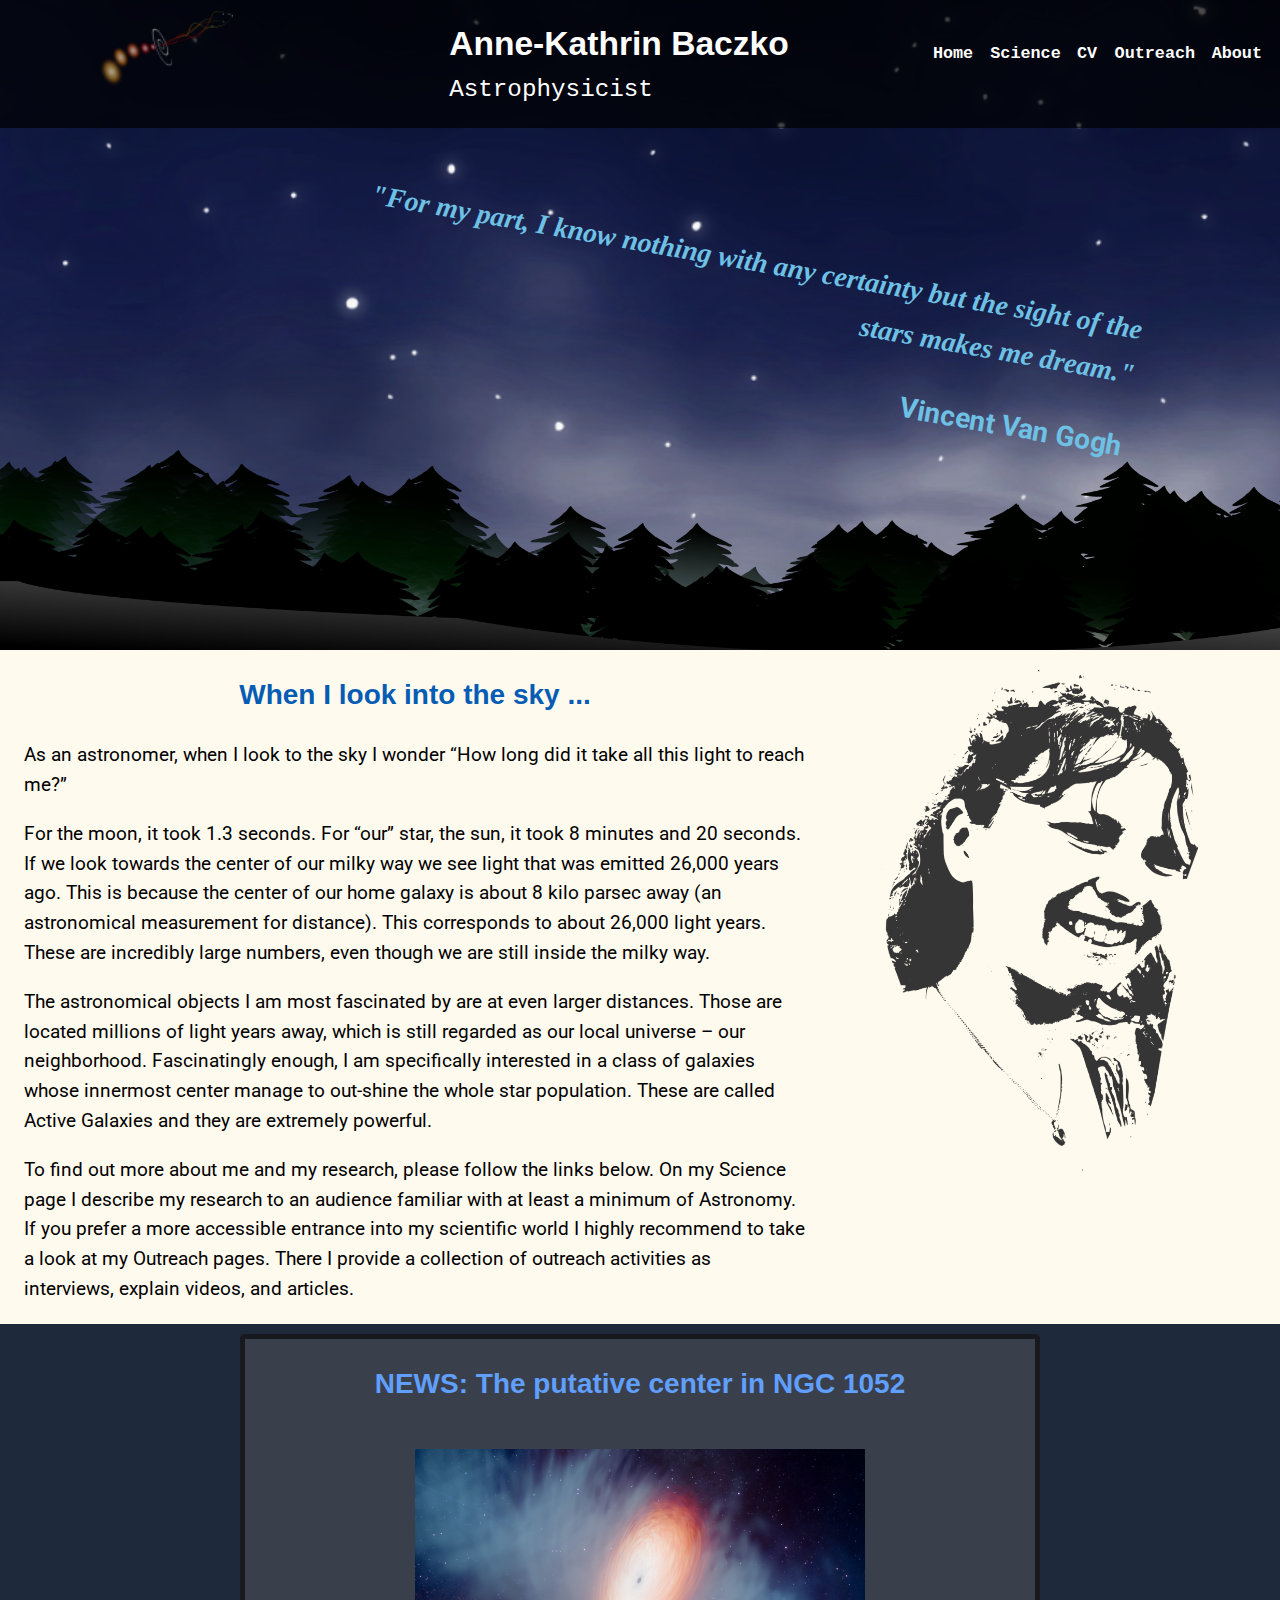
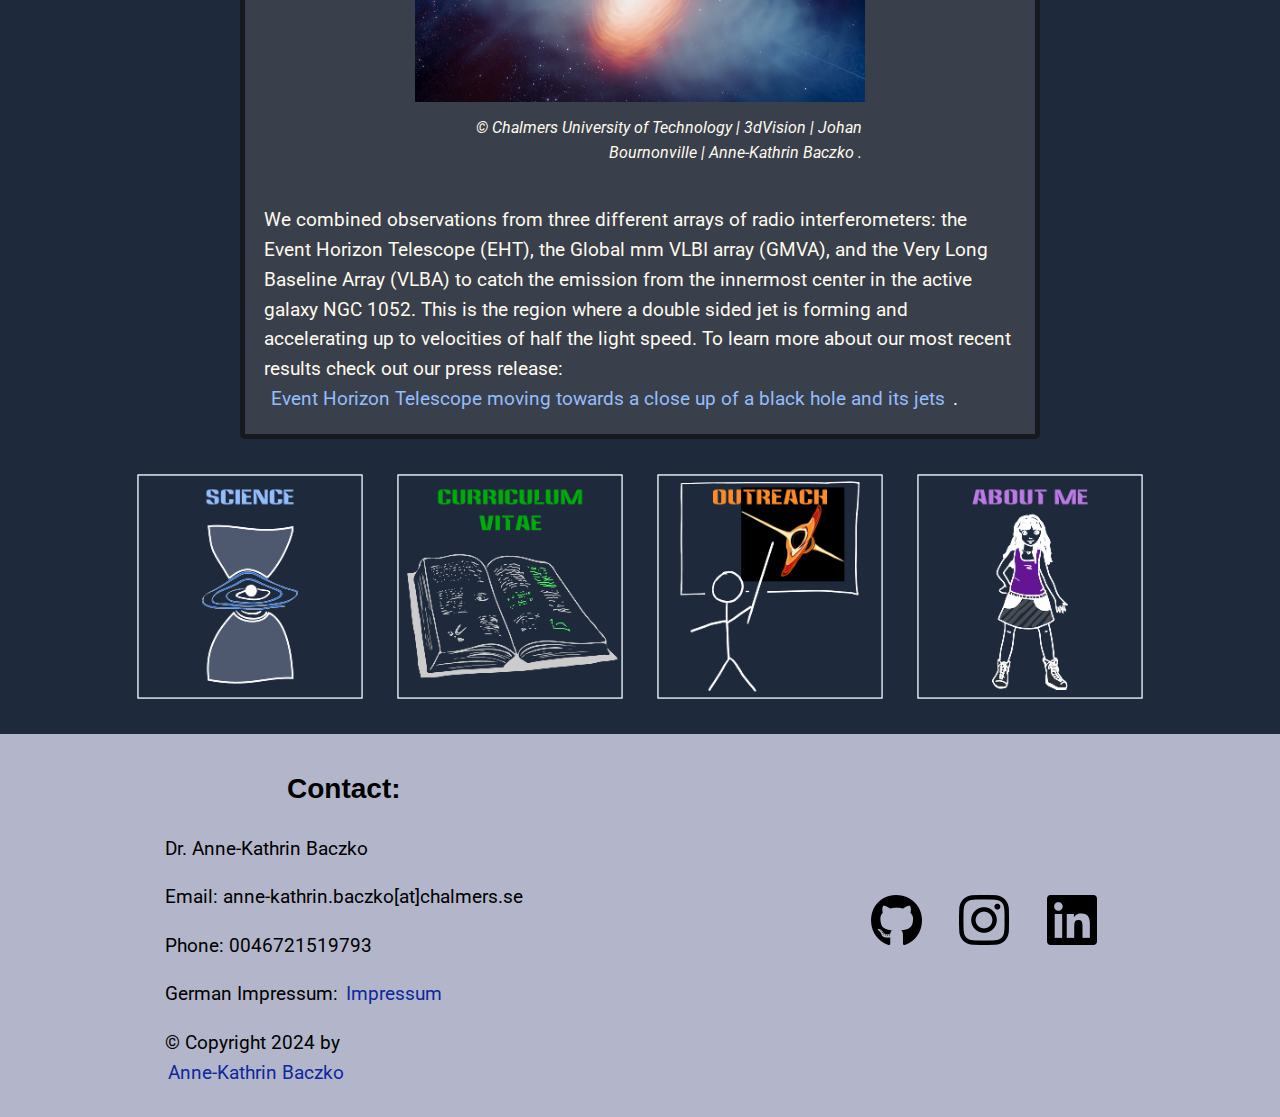
<file: index.html>
<!DOCTYPE html>

<html lang="en-gb">
<head>
  <meta charset="UTF-8" />
	<meta name="viewport" content="width=device-width, initial_scale=1.0" />
	<meta name="color-scheme" content="dark light"/>
	<link rel="stylesheet" type="text/css" href="static/style.css" />
	<link href="https://fonts.googleapis.com/css?family=Roboto+Mono|Roboto+Slab|Roboto:300,400,500,700" rel="stylesheet" />

	
  		<title>Anne-Kathrin Baczko, Astrophysicist - Home</title>
	

  <link rel="icon" type="image/x-icon" href="static/img/Portfolio-Logo.png" />
</head>

<body>
  

  
    <div id ="header-index">
  
		<header>
			<div>
          	<a href="index.html" class="logo"><img src="static/img/Portfolio-Logo.png" alt="logo" style="width:150px"/></a>
        	</div>
       	<div>
          	<h1>Anne-Kathrin Baczko</h1>
          	<p role="doc-subtitle">Astrophysicist</p>
        	</div>
	          <nav>
      <ul>
        
                <li><a href="index.html">Home</a></li>
        
                <li><a href="science.html">Science</a></li>
        
                <li><a href="CV.html">CV</a></li>
        
                <li><a href="outreach.html">Outreach</a></li>
        
                <li><a href="about.html">About</a></li>
        
      </ul>
    </nav>

      </header>
      	
        	<div class="cite">
		      <p class="citation">&#34;For my part, I know nothing with any certainty but the sight of the stars makes me dream.&#34;</p>
		      <p class="author">Vincent Van Gogh</p>
	      </div>
	      <div id="parallax-trees">
	      </div>
      
    </div>

	
	<div id="container">
		<main class="index">
      	<div>
      		<h2> When I look into the sky ...</h2>
				<p>As an astronomer, when I look to the sky I wonder “How long did it take all this light to reach me?”</p>
				<p>For the moon, it took 1.3 seconds. For “our” star, the sun, it took 8 minutes and 20 seconds. If we look towards the center of our milky way we see light that was emitted 26,000 years ago. This is because the center of our home galaxy is about 8 kilo parsec away (an astronomical measurement for distance). This corresponds to about 26,000 light years. These are incredibly large numbers, even though we are still inside the milky way.</p>
				<p>The astronomical objects I am most fascinated by are at even larger distances. Those are located millions of light years away, which is still regarded as our local universe – our neighborhood. Fascinatingly enough, I am specifically interested in a class of galaxies whose innermost center manage to out-shine the whole star population. These are called Active Galaxies and they are extremely powerful.</p>
				<p>To find out more about me and my research, please follow the links below. On my Science page I describe my research to an audience familiar with at least a minimum of Astronomy. If you prefer a more accessible entrance into my scientific world I highly recommend to take a look at my Outreach pages. There I provide a collection of outreach activities as interviews, explain videos, and articles.</p>
			</div>
      	<aside>
        		<img src=static/img/Ich-lineart1-grey-index.png alt="Anne-Kathrin Baczko portrait"/>
      	</aside>
      	<div class="news dark">
      	<article>
				<h2>NEWS: The putative center in NGC 1052</h2>
				<div>
					<figure class="media">
						<img src=static/img/NGC1052_eht_press_release.jpg alt='NGC 1052 artist impression' style="background-color: #fffaee;"/>
						<figcaption class='img-credit'>
						© Chalmers University of Technology | 3dVision | Johan Bournonville | Anne-Kathrin Baczko .
						</figcaption>
					</figure>
					<div class="description">
						<p>We combined observations from three different arrays of radio interferometers: the Event Horizon Telescope (EHT), the Global mm VLBI array (GMVA), and the Very Long Baseline Array (VLBA) to catch the emission from the innermost center in the active galaxy NGC 1052. This is the region  where a double sided jet is forming and accelerating up to velocities of half the light speed. To learn more about our most recent results check out our press release: <a href="https://www.chalmers.se/en/current/news/oso-event-horizon-telescope-moving-towards-a-close-up-of-a-black-hole-and-its-jets/" >Event Horizon Telescope moving towards a close up of a black hole and its jets</a>.</p>
					</div>
				</div>
			</article>
			</div>
		</main>
		<div class="index-links dark">
      	<span>
      		<a href="science.html">
						<img src=static/img/index-links-science.png alt='Science'/>
				</a>
      	</span>
		  	<span>
		  		<a href="CV.html">
					<img src=static/img/index-links-cv.png alt='CV and publication list'/>
				</a>
		  	</span>
		  	<span>
		  		<a href="outreach.html">
					<img src=static/img/index-links-outreach.png alt='Outreach'/>
		  		</a>
		  	</span>
		  	<span>
		  		<a href="about.html">
					<img src=static/img/index-links-about.png alt='About me'/>	  		
		  		</a>
		  	</span>
	  	</div>
 	</div>


	
	<footer>
    <div id="footer1">
			<h2>Contact:</h2>
			<p>Dr. Anne-Kathrin Baczko</p>
			<p>Email: anne-kathrin.baczko[at]chalmers.se</p>
      <P>Phone: 0046721519793</p>
      <p>German Impressum: <a href="impressum.html">Impressum</a></p>
			<p>&copy; Copyright 2024 by <a href="about.html">Anne-Kathrin Baczko</a></p>
    </div>
    <div id="footer2">
				<a href="https://github.com/abaczko" class="social"><img src=static/img/icon-github.png alt='GitHub'/></a>
				<a href="https://www.linkedin.com/in/anne-kathrin-baczko-918740213/" class="social"><img src=static/img/icon-instagram.png alt='Instagram'/></a>
				<a href="https://www.instagram.com/akbaczko/" class="social"><img src=static/img/icon-linkedin.png alt='LinkedIn'/></a>
    </div>
	</footer>
	

</body>
</html>
</file>
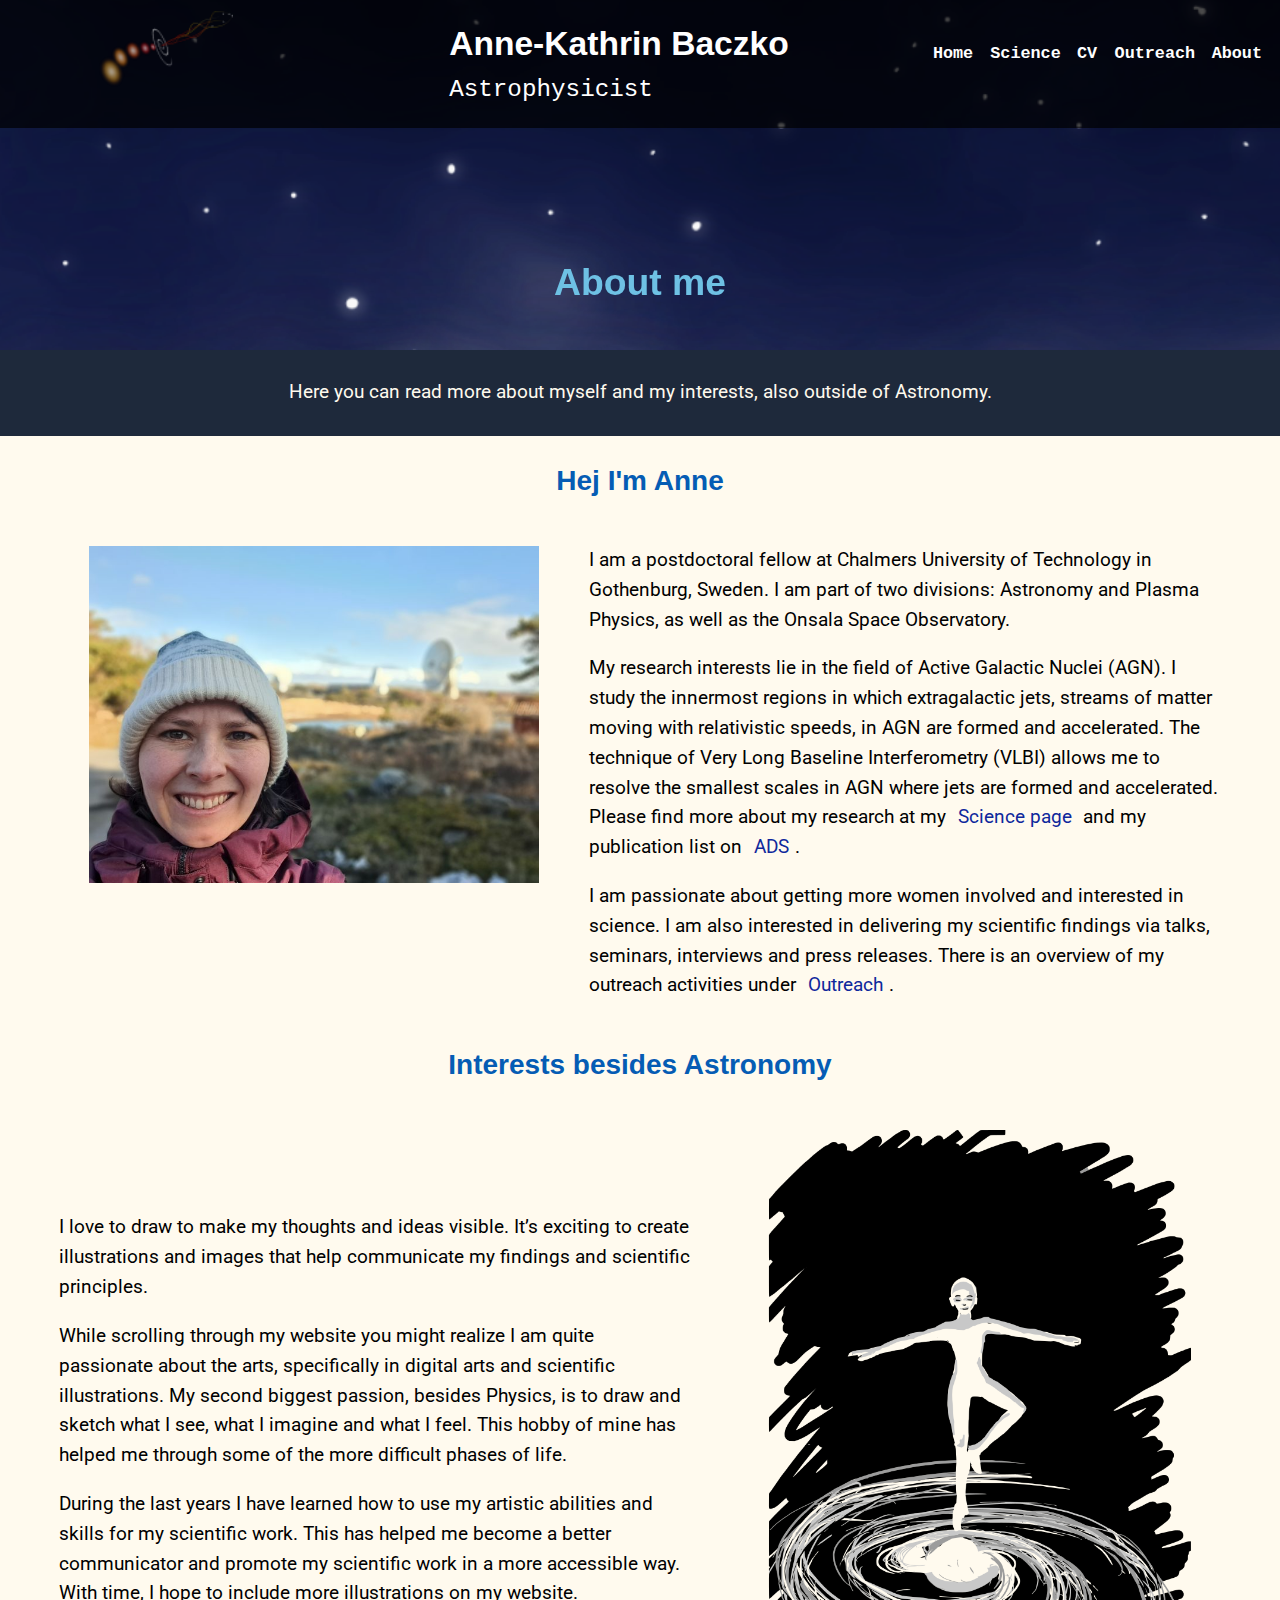
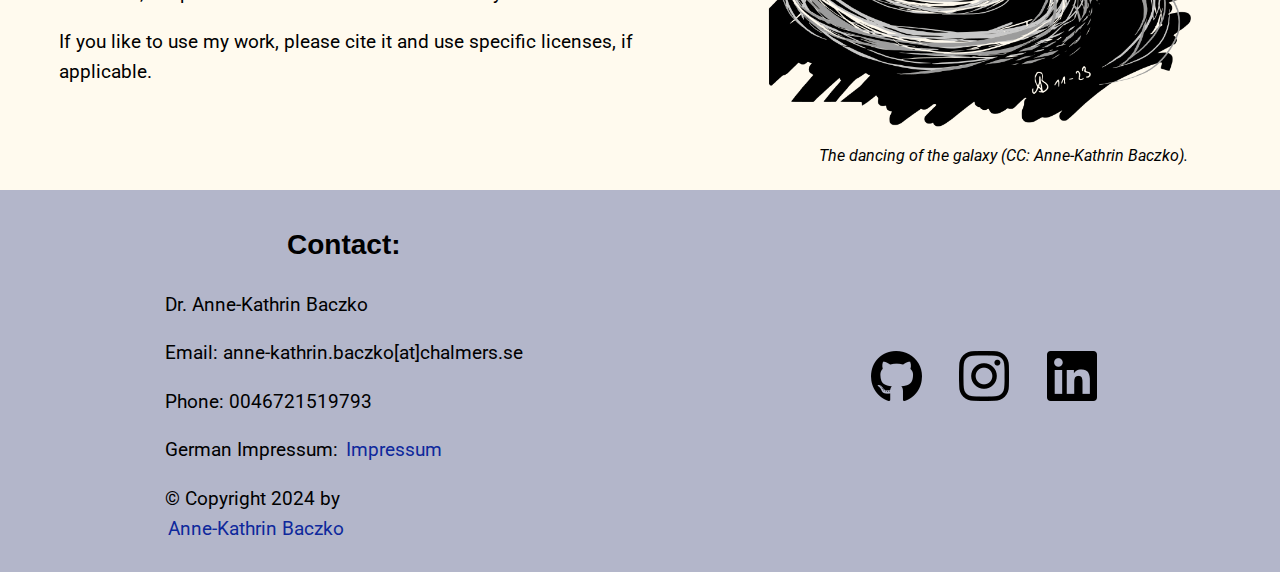
<file: about.html>
<!DOCTYPE html>

<html lang="en-gb">
<head>
  <meta charset="UTF-8" />
	<meta name="viewport" content="width=device-width, initial_scale=1.0" />
	<meta name="color-scheme" content="dark light"/>
	<link rel="stylesheet" type="text/css" href="static/style.css" />
	<link href="https://fonts.googleapis.com/css?family=Roboto+Mono|Roboto+Slab|Roboto:300,400,500,700" rel="stylesheet" />

	
  		<title>Anne-Kathrin Baczko, Astrophysicist - About</title>
	

  <link rel="icon" type="image/x-icon" href="static/img/Portfolio-Logo.png" />
</head>

<body>
  

  
    <div id ="header-page">
  
		<header>
			<div>
          	<a href="index.html" class="logo"><img src="static/img/Portfolio-Logo.png" alt="logo" style="width:150px"/></a>
        	</div>
       	<div>
          	<h1>Anne-Kathrin Baczko</h1>
          	<p role="doc-subtitle">Astrophysicist</p>
        	</div>
	          <nav>
      <ul>
        
                <li><a href="index.html">Home</a></li>
        
                <li><a href="science.html">Science</a></li>
        
                <li><a href="CV.html">CV</a></li>
        
                <li><a href="outreach.html">Outreach</a></li>
        
                <li><a href="about.html">About</a></li>
        
      </ul>
    </nav>

      </header>
      	
        <div class="page-title">
          
          
          	<h2>About me</h2>
          
        </div>
      
    </div>

	

	<div id="container">
		<div class='summary'>
			<p>Here you can read more about myself and my interests, also outside of Astronomy.</p>
		</div>
		<main>
      	<article>
      		<h2> Hej I'm Anne</h2>
      		<div>
					<figure class="media">
						<img src=static/img/Anne-Kathrin_Baczko_OSO.jpg alt="Anne-Kathrin Baczko portrait"/>
						<figcaption class='img-credit'>
						</figcaption>
					</figure>
					<div class="description">
						<p>I am a postdoctoral fellow at Chalmers University of Technology in Gothenburg, Sweden. I am part of two divisions: Astronomy and Plasma Physics, as well as the Onsala Space Observatory.</p>
						<p>My research interests lie in the field of Active Galactic Nuclei (AGN). I study the innermost regions in which extragalactic jets, streams of matter moving with relativistic speeds, in AGN are formed and accelerated. The technique of Very Long Baseline Interferometry (VLBI) allows me to resolve the smallest scales in AGN where jets are formed and accelerated. Please find more about my research at my <a href="science.html">Science page</a> and my publication list on <a href="https://ui.adsabs.harvard.edu/public-libraries/xfO_q8eLTR-vPf6kaawlMQ">ADS</a>.</p>
        				<p>I am passionate about getting more women involved and interested in science. I am also interested in delivering my scientific findings via talks, seminars, interviews and press releases. There is an overview of my outreach activities under <a href="outreach.html">Outreach</a>.</p>
					</div>
				</div>
			</article>		
			<article>
				<h2>Interests besides Astronomy</h2>
				<div>
					<figure class="media item-end">
						<img src=static/img/galaxy.png alt='The dancing of the galaxy image'/>
						<figcaption class='img-credit'>
						The dancing of the galaxy (CC: Anne-Kathrin Baczko).
						</figcaption>
					</figure>
					<div class="description">
						<p>I love to draw to make my thoughts and ideas visible. It’s exciting to create illustrations and images that help communicate my findings and scientific principles.</p>
						<p>While scrolling through my website you might realize I am quite passionate about the arts, specifically in digital arts and scientific illustrations.
My second biggest passion, besides Physics, is to draw and sketch what I see, what I imagine and what I feel. This hobby of mine has helped me through some of the more difficult phases of life.</p>
						<p>During the last years I have learned how to use my artistic abilities and skills for my scientific work.  This has helped me become a better communicator and promote my scientific work in a more accessible way. With time, I hope to include more illustrations on my website. </p>
						<p>If you like to use my work, please cite it and use specific licenses, if applicable.</p>
					</div>
				</div>
			</article>
		</main>
  	</div>


	
	<footer>
    <div id="footer1">
			<h2>Contact:</h2>
			<p>Dr. Anne-Kathrin Baczko</p>
			<p>Email: anne-kathrin.baczko[at]chalmers.se</p>
      <P>Phone: 0046721519793</p>
      <p>German Impressum: <a href="impressum.html">Impressum</a></p>
			<p>&copy; Copyright 2024 by <a href="about.html">Anne-Kathrin Baczko</a></p>
    </div>
    <div id="footer2">
				<a href="https://github.com/abaczko" class="social"><img src=static/img/icon-github.png alt='GitHub'/></a>
				<a href="https://www.linkedin.com/in/anne-kathrin-baczko-918740213/" class="social"><img src=static/img/icon-instagram.png alt='Instagram'/></a>
				<a href="https://www.instagram.com/akbaczko/" class="social"><img src=static/img/icon-linkedin.png alt='LinkedIn'/></a>
    </div>
	</footer>
	

</body>
</html>
</file>
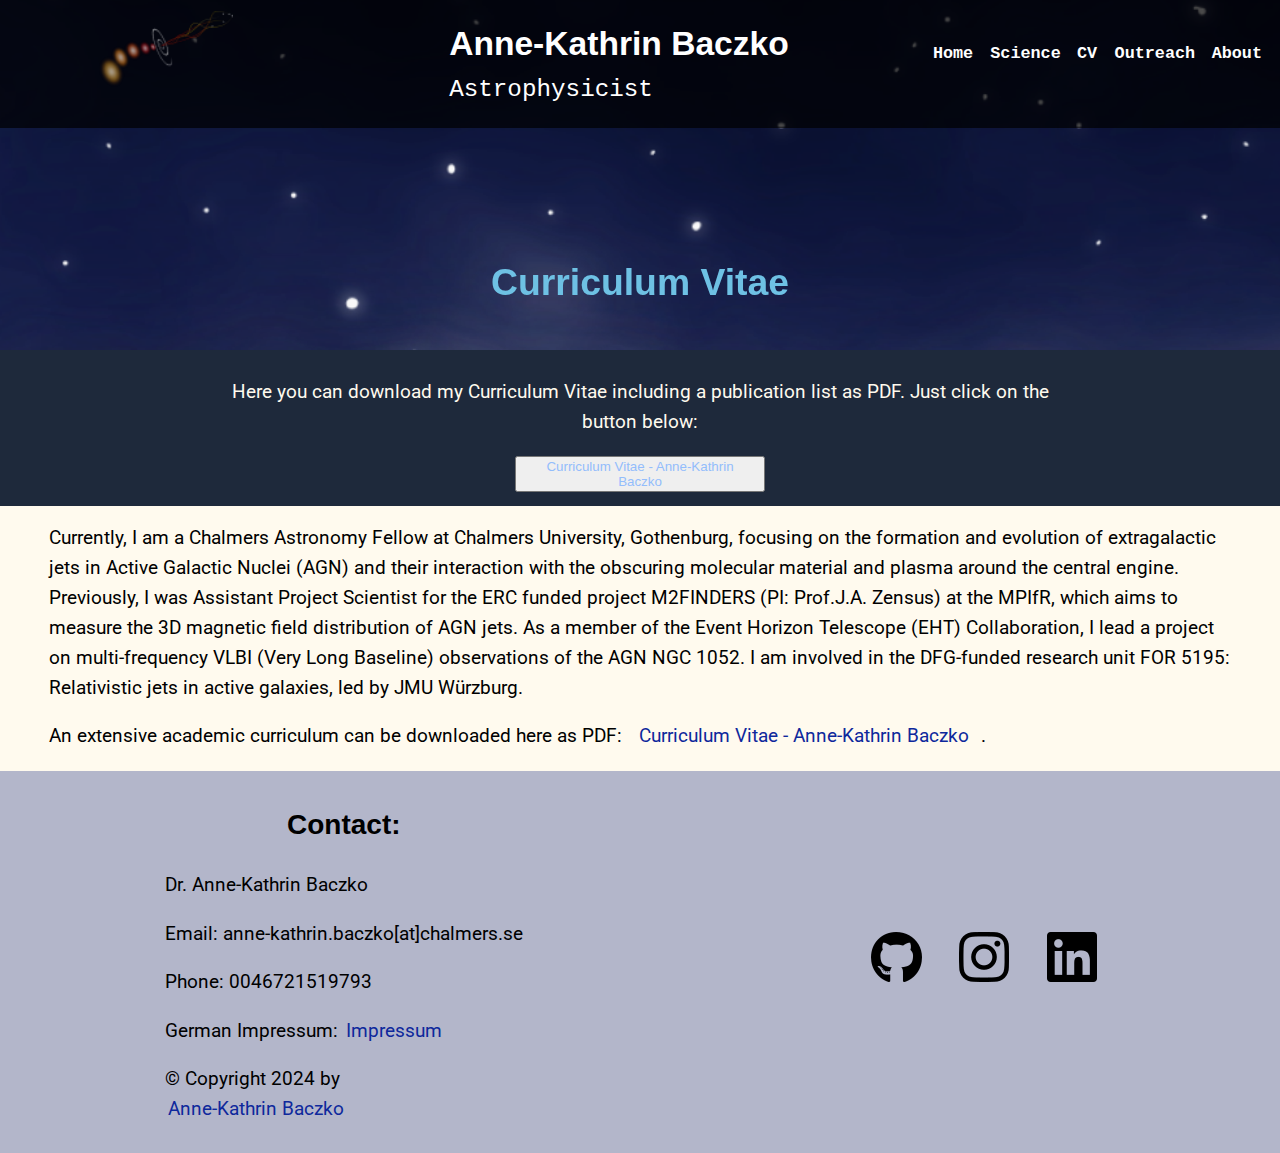
<file: CV.html>
<!DOCTYPE html>

<html lang="en-gb">
<head>
  <meta charset="UTF-8" />
	<meta name="viewport" content="width=device-width, initial_scale=1.0" />
	<meta name="color-scheme" content="dark light"/>
	<link rel="stylesheet" type="text/css" href="static/style.css" />
	<link href="https://fonts.googleapis.com/css?family=Roboto+Mono|Roboto+Slab|Roboto:300,400,500,700" rel="stylesheet" />

	
  		<title>Anne-Kathrin Baczko, Astrophysicist - CV</title>
	

  <link rel="icon" type="image/x-icon" href="static/img/Portfolio-Logo.png" />
</head>

<body>
  

  
    <div id ="header-page">
  
		<header>
			<div>
          	<a href="index.html" class="logo"><img src="static/img/Portfolio-Logo.png" alt="logo" style="width:150px"/></a>
        	</div>
       	<div>
          	<h1>Anne-Kathrin Baczko</h1>
          	<p role="doc-subtitle">Astrophysicist</p>
        	</div>
	          <nav>
      <ul>
        
                <li><a href="index.html">Home</a></li>
        
                <li><a href="science.html">Science</a></li>
        
                <li><a href="CV.html">CV</a></li>
        
                <li><a href="outreach.html">Outreach</a></li>
        
                <li><a href="about.html">About</a></li>
        
      </ul>
    </nav>

      </header>
      	
        <div class="page-title">
          
          
          	<h2>Curriculum Vitae</h2>
          
        </div>
      
    </div>

	
	<div id="container">
		<div class='summary'>
			<p>Here you can download my Curriculum Vitae including a publication list as PDF. Just click on the button below:</p>
			<button><a href=static/docs/CV_Baczko.pdf> Curriculum Vitae - Anne-Kathrin Baczko</a></button>
		</div>
  		<main class="page">
  			<div>
  			 	<p>Currently, I am a Chalmers Astronomy Fellow at Chalmers University, Gothenburg, focusing on the formation and evolution of extragalactic jets in Active Galactic Nuclei (AGN) and their interaction with the obscuring molecular material and plasma around the central engine. Previously, I was Assistant Project Scientist for the ERC funded project M2FINDERS (PI: Prof.J.A. Zensus) at the MPIfR, which aims to measure the 3D magnetic field distribution of AGN jets. As a member of the Event Horizon Telescope (EHT) Collaboration, I lead a project on multi-frequency VLBI (Very Long Baseline) observations of the AGN NGC 1052. I am involved in the DFG-funded research unit FOR 5195: Relativistic jets in active galaxies, led by JMU Würzburg. </p>
  			 	<p> An extensive academic curriculum can be downloaded here as PDF: <a href=static/docs/CV_Baczko.pdf> Curriculum Vitae - Anne-Kathrin Baczko</a>. </p>
			</div>
  		</main>
  	</div>


	
	<footer>
    <div id="footer1">
			<h2>Contact:</h2>
			<p>Dr. Anne-Kathrin Baczko</p>
			<p>Email: anne-kathrin.baczko[at]chalmers.se</p>
      <P>Phone: 0046721519793</p>
      <p>German Impressum: <a href="impressum.html">Impressum</a></p>
			<p>&copy; Copyright 2024 by <a href="about.html">Anne-Kathrin Baczko</a></p>
    </div>
    <div id="footer2">
				<a href="https://github.com/abaczko" class="social"><img src=static/img/icon-github.png alt='GitHub'/></a>
				<a href="https://www.linkedin.com/in/anne-kathrin-baczko-918740213/" class="social"><img src=static/img/icon-instagram.png alt='Instagram'/></a>
				<a href="https://www.instagram.com/akbaczko/" class="social"><img src=static/img/icon-linkedin.png alt='LinkedIn'/></a>
    </div>
	</footer>
	

</body>
</html>
</file>
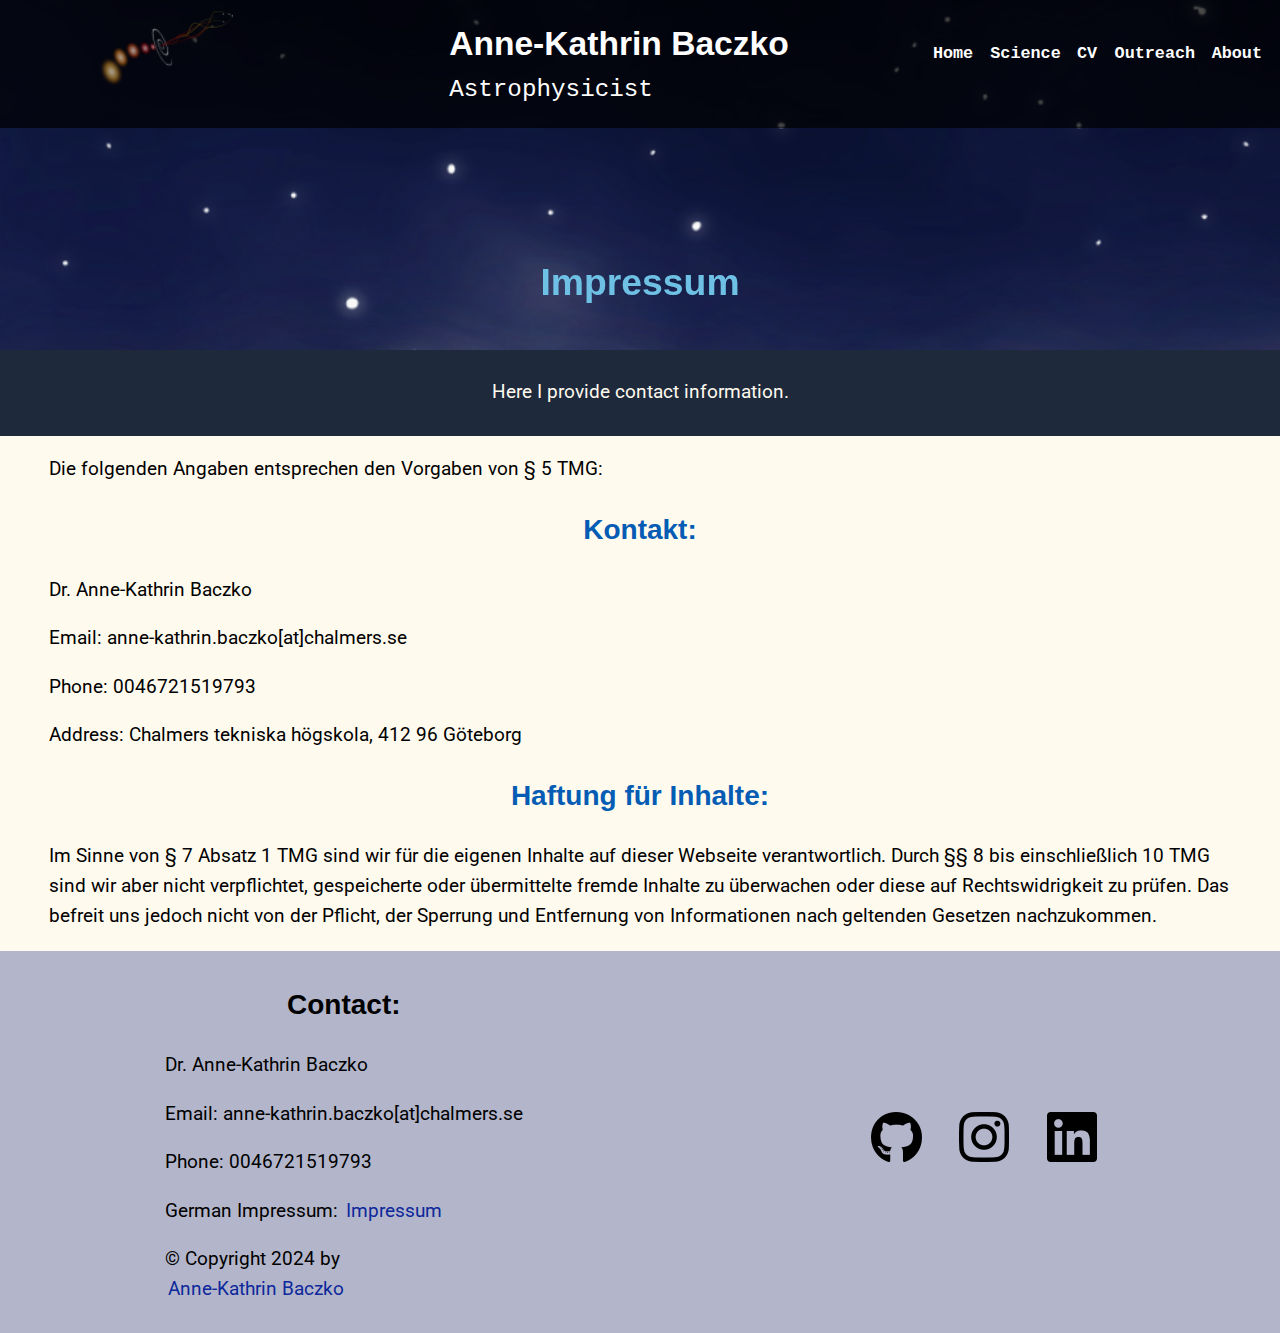
<file: impressum.html>
<!DOCTYPE html>

<html lang="en-gb">
<head>
  <meta charset="UTF-8" />
	<meta name="viewport" content="width=device-width, initial_scale=1.0" />
	<meta name="color-scheme" content="dark light"/>
	<link rel="stylesheet" type="text/css" href="static/style.css" />
	<link href="https://fonts.googleapis.com/css?family=Roboto+Mono|Roboto+Slab|Roboto:300,400,500,700" rel="stylesheet" />

	
  		<title>Anne-Kathrin Baczko, Astrophysicist - Impressum</title>
	

  <link rel="icon" type="image/x-icon" href="static/img/Portfolio-Logo.png" />
</head>

<body>
  

  
    <div id ="header-page">
  
		<header>
			<div>
          	<a href="index.html" class="logo"><img src="static/img/Portfolio-Logo.png" alt="logo" style="width:150px"/></a>
        	</div>
       	<div>
          	<h1>Anne-Kathrin Baczko</h1>
          	<p role="doc-subtitle">Astrophysicist</p>
        	</div>
	          <nav>
      <ul>
        
                <li><a href="index.html">Home</a></li>
        
                <li><a href="science.html">Science</a></li>
        
                <li><a href="CV.html">CV</a></li>
        
                <li><a href="outreach.html">Outreach</a></li>
        
                <li><a href="about.html">About</a></li>
        
      </ul>
    </nav>

      </header>
      	
        <div class="page-title">
          
          
          	<h2>Impressum</h2>
          
        </div>
      
    </div>

	
	<div id="container">
		<div class='summary'>
			<p>Here I provide contact information.</p>
		</div>
  		<main class="page">
  			<div>
          <p>Die folgenden Angaben entsprechen den Vorgaben von § 5 TMG:</p>

			<h2>Kontakt:</h2>
			<p>Dr. Anne-Kathrin Baczko</p>
			<p>Email: anne-kathrin.baczko[at]chalmers.se</p>
      <P>Phone: 0046721519793</p>
      <P>Address: Chalmers tekniska högskola, 412 96 Göteborg </p>


      <h2>Haftung für Inhalte:</h2>

      <p>Im Sinne von § 7 Absatz 1 TMG sind wir für die eigenen Inhalte auf dieser Webseite verantwortlich. Durch §§ 8 bis einschließlich 10 TMG sind wir aber nicht verpflichtet, gespeicherte oder übermittelte fremde Inhalte zu überwachen oder diese auf Rechtswidrigkeit zu prüfen. Das befreit uns jedoch nicht von der Pflicht, der Sperrung und Entfernung von Informationen nach geltenden Gesetzen nachzukommen.</p>
			</div>
  		</main>
  	</div>


	
	<footer>
    <div id="footer1">
			<h2>Contact:</h2>
			<p>Dr. Anne-Kathrin Baczko</p>
			<p>Email: anne-kathrin.baczko[at]chalmers.se</p>
      <P>Phone: 0046721519793</p>
      <p>German Impressum: <a href="impressum.html">Impressum</a></p>
			<p>&copy; Copyright 2024 by <a href="about.html">Anne-Kathrin Baczko</a></p>
    </div>
    <div id="footer2">
				<a href="https://github.com/abaczko" class="social"><img src=static/img/icon-github.png alt='GitHub'/></a>
				<a href="https://www.linkedin.com/in/anne-kathrin-baczko-918740213/" class="social"><img src=static/img/icon-instagram.png alt='Instagram'/></a>
				<a href="https://www.instagram.com/akbaczko/" class="social"><img src=static/img/icon-linkedin.png alt='LinkedIn'/></a>
    </div>
	</footer>
	

</body>
</html>
</file>
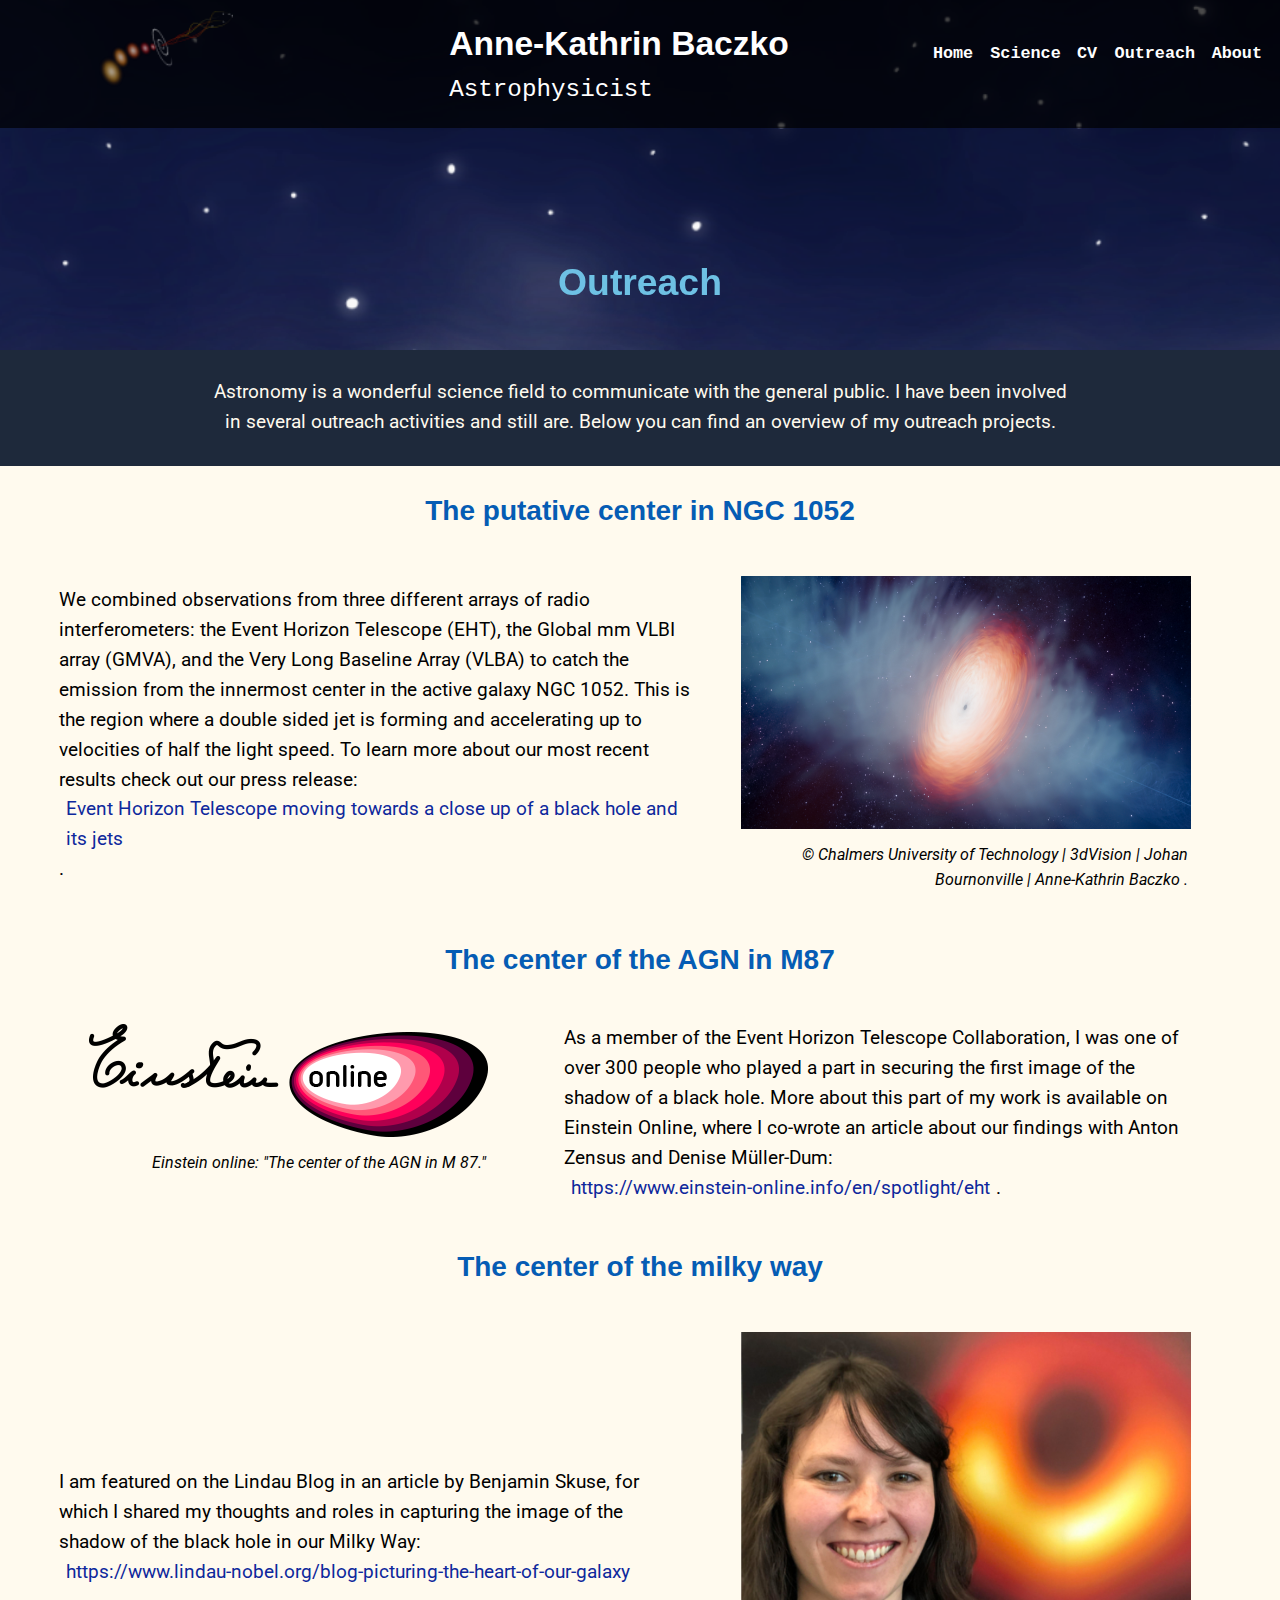
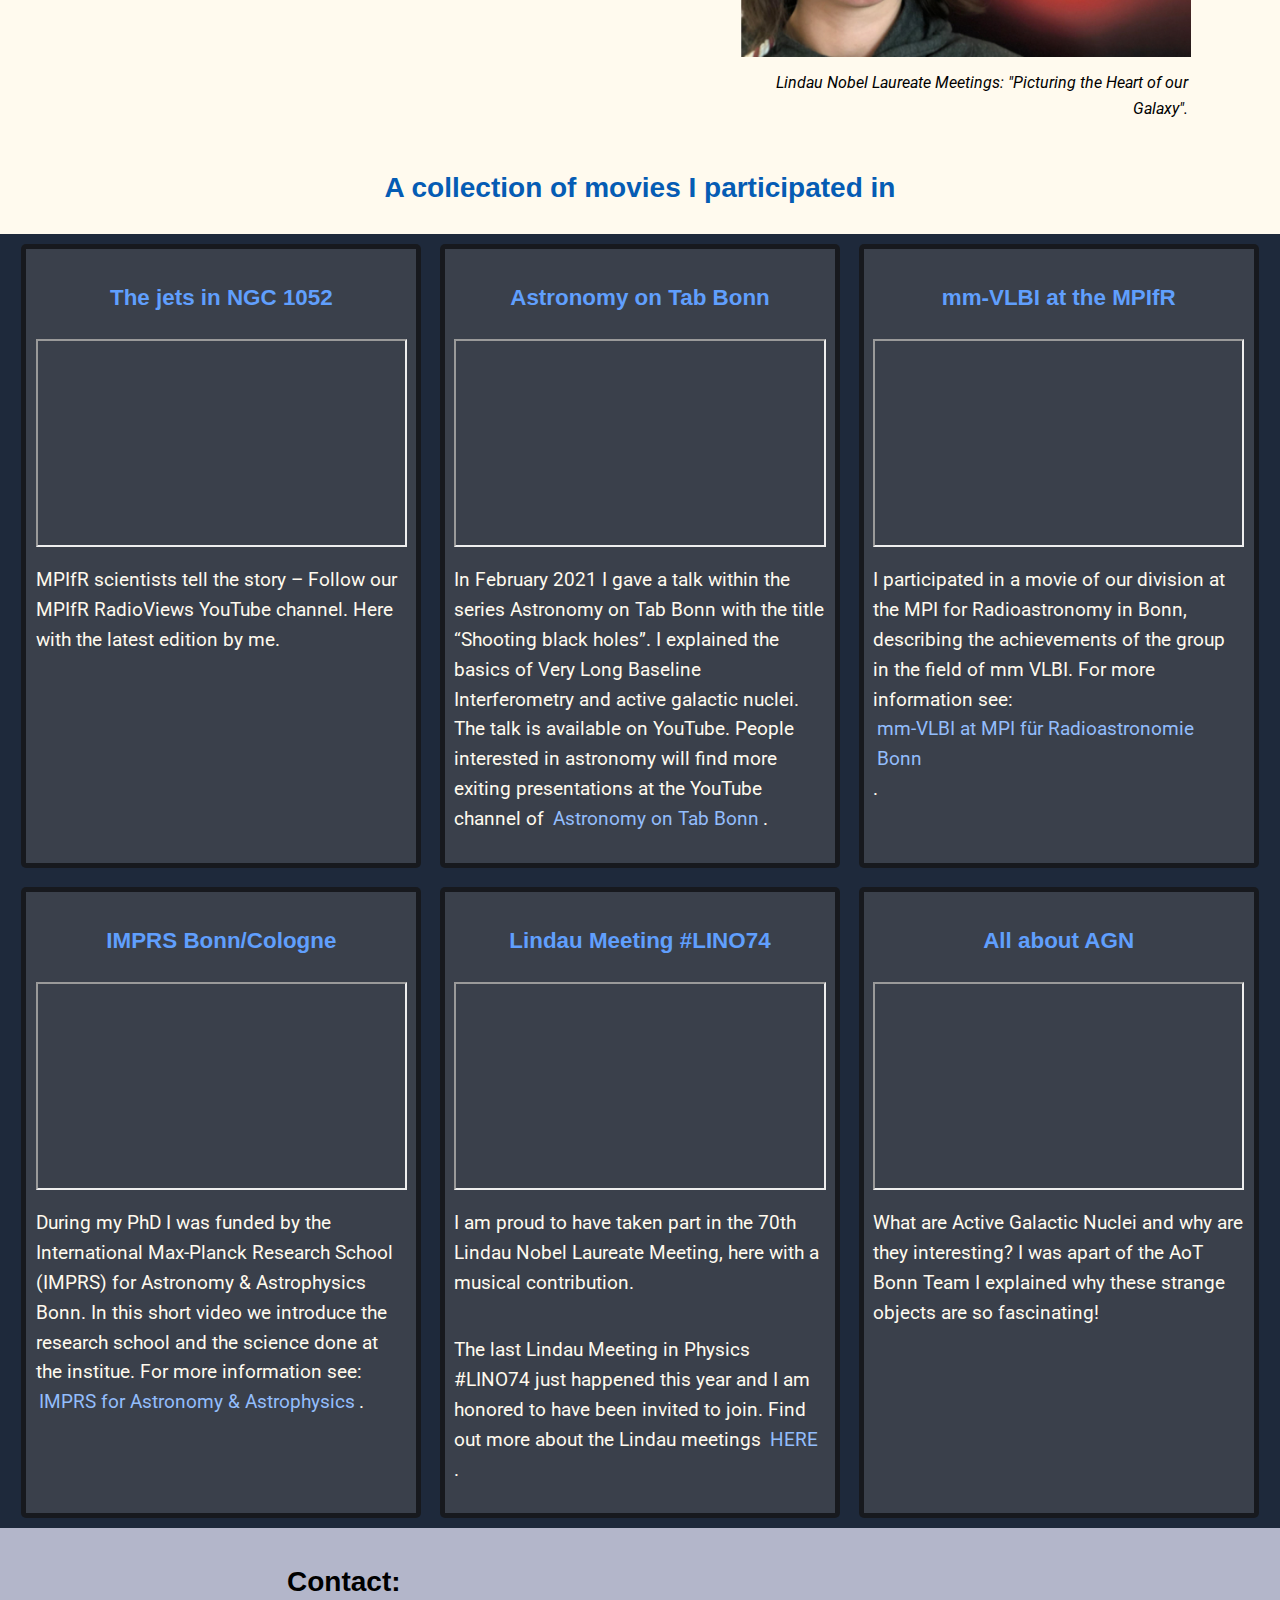
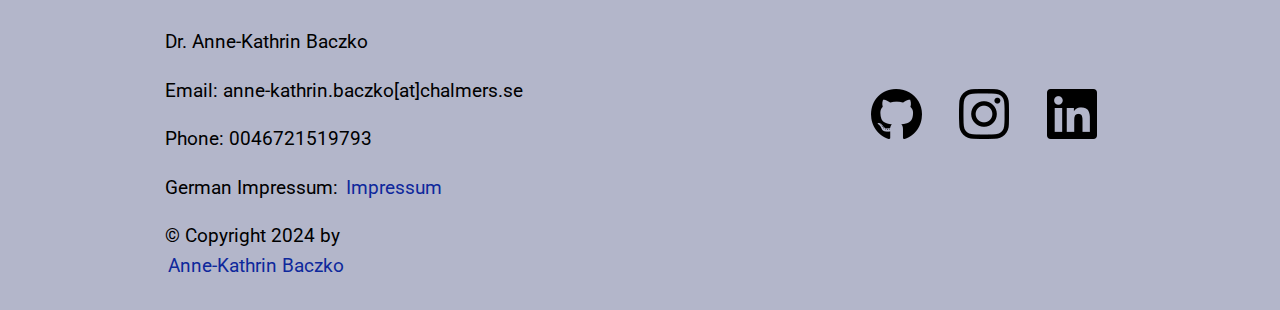
<file: outreach.html>
<!DOCTYPE html>

<html lang="en-gb">
<head>
  <meta charset="UTF-8" />
	<meta name="viewport" content="width=device-width, initial_scale=1.0" />
	<meta name="color-scheme" content="dark light"/>
	<link rel="stylesheet" type="text/css" href="static/style.css" />
	<link href="https://fonts.googleapis.com/css?family=Roboto+Mono|Roboto+Slab|Roboto:300,400,500,700" rel="stylesheet" />

	
  		<title>Anne-Kathrin Baczko, Astrophysicist - Outreach</title>
	

  <link rel="icon" type="image/x-icon" href="static/img/Portfolio-Logo.png" />
</head>

<body>
  

  
    <div id ="header-page">
  
		<header>
			<div>
          	<a href="index.html" class="logo"><img src="static/img/Portfolio-Logo.png" alt="logo" style="width:150px"/></a>
        	</div>
       	<div>
          	<h1>Anne-Kathrin Baczko</h1>
          	<p role="doc-subtitle">Astrophysicist</p>
        	</div>
	          <nav>
      <ul>
        
                <li><a href="index.html">Home</a></li>
        
                <li><a href="science.html">Science</a></li>
        
                <li><a href="CV.html">CV</a></li>
        
                <li><a href="outreach.html">Outreach</a></li>
        
                <li><a href="about.html">About</a></li>
        
      </ul>
    </nav>

      </header>
      	
        <div class="page-title">
          
          
          	<h2>Outreach</h2>
          
        </div>
      
    </div>

	

	<div id="container">
		<div class='summary'>
			<p>Astronomy is a wonderful science field to communicate with the general public. I have been involved in several outreach activities and still are. Below you can find an overview of my outreach projects.</p>
		</div>
  		<main>
			<article>
				<h2>The putative center in NGC 1052</h2>
				<div>
					<figure class="media item-end">
						<img src=static/img/NGC1052_eht_press_release.jpg alt='NGC 1052 artist impression' style="background-color: #fffaee;"/>
						<figcaption class='img-credit'>
						© Chalmers University of Technology | 3dVision | Johan Bournonville | Anne-Kathrin Baczko .
						</figcaption>
					</figure>
					<div class="description">
						<p>We combined observations from three different arrays of radio interferometers: the Event Horizon Telescope (EHT), the Global mm VLBI array (GMVA), and the Very Long Baseline Array (VLBA) to catch the emission from the innermost center in the active galaxy NGC 1052. This is the region  where a double sided jet is forming and accelerating up to velocities of half the light speed. To learn more about our most recent results check out our press release: <a href="https://www.chalmers.se/en/current/news/oso-event-horizon-telescope-moving-towards-a-close-up-of-a-black-hole-and-its-jets/" >Event Horizon Telescope moving towards a close up of a black hole and its jets</a>.</p>
					</div>
				</div>
			</article>
			<article>
				<h2>The center of the AGN in M87</h2>
				<div>
					<figure class="media">
						<img src=static/img/Einstein-online-logo.png alt='Einstein online Logo' style="background-color: #fffaee;"/>
						<figcaption class='img-credit'>
						Einstein online: "The center of the AGN in M 87."
						</figcaption>
					</figure>
					<div class="description">
						<p>As a member of the Event Horizon Telescope Collaboration, I was one of over 300 people who played a part in securing the first image of the shadow of a black hole. More about this part of my work is available on Einstein Online, where I co-wrote an article about our findings with Anton Zensus and Denise Müller-Dum: <a href="https://www.einstein-online.info/en/spotlight/eht">https://www.einstein-online.info/en/spotlight/eht</a>.</p>
					</div>
				</div>
			</article>
			<article>
				<h2>The center of the milky way</h2>
				<div>
					<figure class="media item-end">
						<img src=static/img/Teaser_Black-Holes.jpg alt='Teaser Black Hole'/>
						<figcaption class='img-credit'>
						Lindau Nobel Laureate Meetings: "Picturing the Heart of our Galaxy".
						</figcaption>
					</figure>
					<div class="description">
						<p>I am featured on the Lindau Blog in an article by Benjamin Skuse, for which I shared my thoughts and roles in capturing the image of the shadow of the black hole in our Milky Way: <a href="https://www.lindau-nobel.org/blog-picturing-the-heart-of-our-galaxy/" >https://www.lindau-nobel.org/blog-picturing-the-heart-of-our-galaxy</a></p>
					</div>
				</div>
			</article>
		</main>			
		
		<h2>A collection of movies I participated in</h2>
		<div class="movie-gallery dark">
			<article class="movie">
				<h3>The jets in NGC 1052</h3>
				<div>
					<div class="youtube-media">
           			<iframe src="https://www.youtube.com/embed/z1VxC0J6rzA" title="YouTube video player"></iframe>
        			</div>
				</div>
				<div>
					<p>MPIfR scientists tell the story – Follow our MPIfR RadioViews YouTube channel. Here with the latest edition by me.</p>
				</div>
			</article>
			<article class="movie">
				<h3>Astronomy on Tab Bonn</h3>
				<div>
					<div class="youtube-media">
           			<iframe src="https://www.youtube.com/embed/7SgHh2-JWtk" title="YouTube video player"></iframe>
        			</div>
				</div>
				<div class="description">
					<p>In February 2021 I gave a talk within the series Astronomy on Tab Bonn with the title “Shooting black holes”. I explained the basics of Very Long Baseline Interferometry and active galactic nuclei. The talk is available on YouTube. People interested in astronomy will find more exiting presentations at the YouTube channel of <a href="https://www.youtube.com/channel/UCbgE4FNKT3Ax_OoMw2dcCAA">Astronomy on Tab Bonn</a>.</p>
				</div>
			</article>
			<article class="movie">
				<h3>mm-VLBI at the MPIfR</h3>
				<div>
					<div class="youtube-media">
           			<iframe src="https://www.youtube.com/embed/NQCIGspU_8Y" title="YouTube video player"></iframe>
        			</div>
				</div>
				<div class="description">
					<p>I participated in a movie of our division at the MPI for Radioastronomy in Bonn, describing the achievements of the group in the field of mm VLBI. For more information see: <a href="https://www.mpifr-bonn.mpg.de/forschung/vlbi">mm-VLBI at MPI für Radioastronomie Bonn</a>.</p>
				</div>
			</article>
			<article class="movie">
				<h3>IMPRS Bonn/Cologne</h3>
				<div>
					<div class="youtube-media">
           			<iframe src="https://www.youtube.com/embed/FM-rvoKzfAo" title="YouTube video player"></iframe>
        			</div>
				</div>
				<div>
					<p>During my PhD I was funded by the International Max-Planck Research School (IMPRS) for Astronomy & Astrophysics Bonn. In this short video we introduce the research school and the science done at the institue. For more information see: <a href="https://blog.mpifr-bonn.mpg.de/imprs">IMPRS for Astronomy & Astrophysics</a>.</p>
				</div>
			</article>
			<article class="movie">
				<h3>Lindau Meeting #LINO74</h3>
				<div>
					<div class="youtube-media">
           			<iframe src="https://www.youtube.com/embed/FywyV7-9NoA" title="YouTube video player"></iframe>
        			</div>
				</div>
				<div>
					<p>I am proud to have taken part in the 70th Lindau Nobel Laureate Meeting, here with a musical contribution.</p>
					<p>The last Lindau Meeting in Physics #LINO74 just happened this year and I am honored to have been invited to join. Find out more about the Lindau meetings <a href="https://www.lindau-nobel.org/current-meeting">HERE</a>.</p>
				</div>
			</article>
			<article class="movie">
				<h3>All about AGN</h3>
				<div>
					<div class="youtube-media">
           			<iframe src="https://www.youtube.com/embed/ibbri1pfx6Y?si=OqBJVVeeJZNhymKx" title="YouTube video player"></iframe>
        			</div>
				</div>
				<div>
					<p>What are Active Galactic Nuclei and why are they interesting? I was apart of the AoT Bonn Team I explained why these strange objects are so fascinating!</p>
				</div>
			</article>
		</div>
	</div>


	
	<footer>
    <div id="footer1">
			<h2>Contact:</h2>
			<p>Dr. Anne-Kathrin Baczko</p>
			<p>Email: anne-kathrin.baczko[at]chalmers.se</p>
      <P>Phone: 0046721519793</p>
      <p>German Impressum: <a href="impressum.html">Impressum</a></p>
			<p>&copy; Copyright 2024 by <a href="about.html">Anne-Kathrin Baczko</a></p>
    </div>
    <div id="footer2">
				<a href="https://github.com/abaczko" class="social"><img src=static/img/icon-github.png alt='GitHub'/></a>
				<a href="https://www.linkedin.com/in/anne-kathrin-baczko-918740213/" class="social"><img src=static/img/icon-instagram.png alt='Instagram'/></a>
				<a href="https://www.instagram.com/akbaczko/" class="social"><img src=static/img/icon-linkedin.png alt='LinkedIn'/></a>
    </div>
	</footer>
	

</body>
</html>
</file>
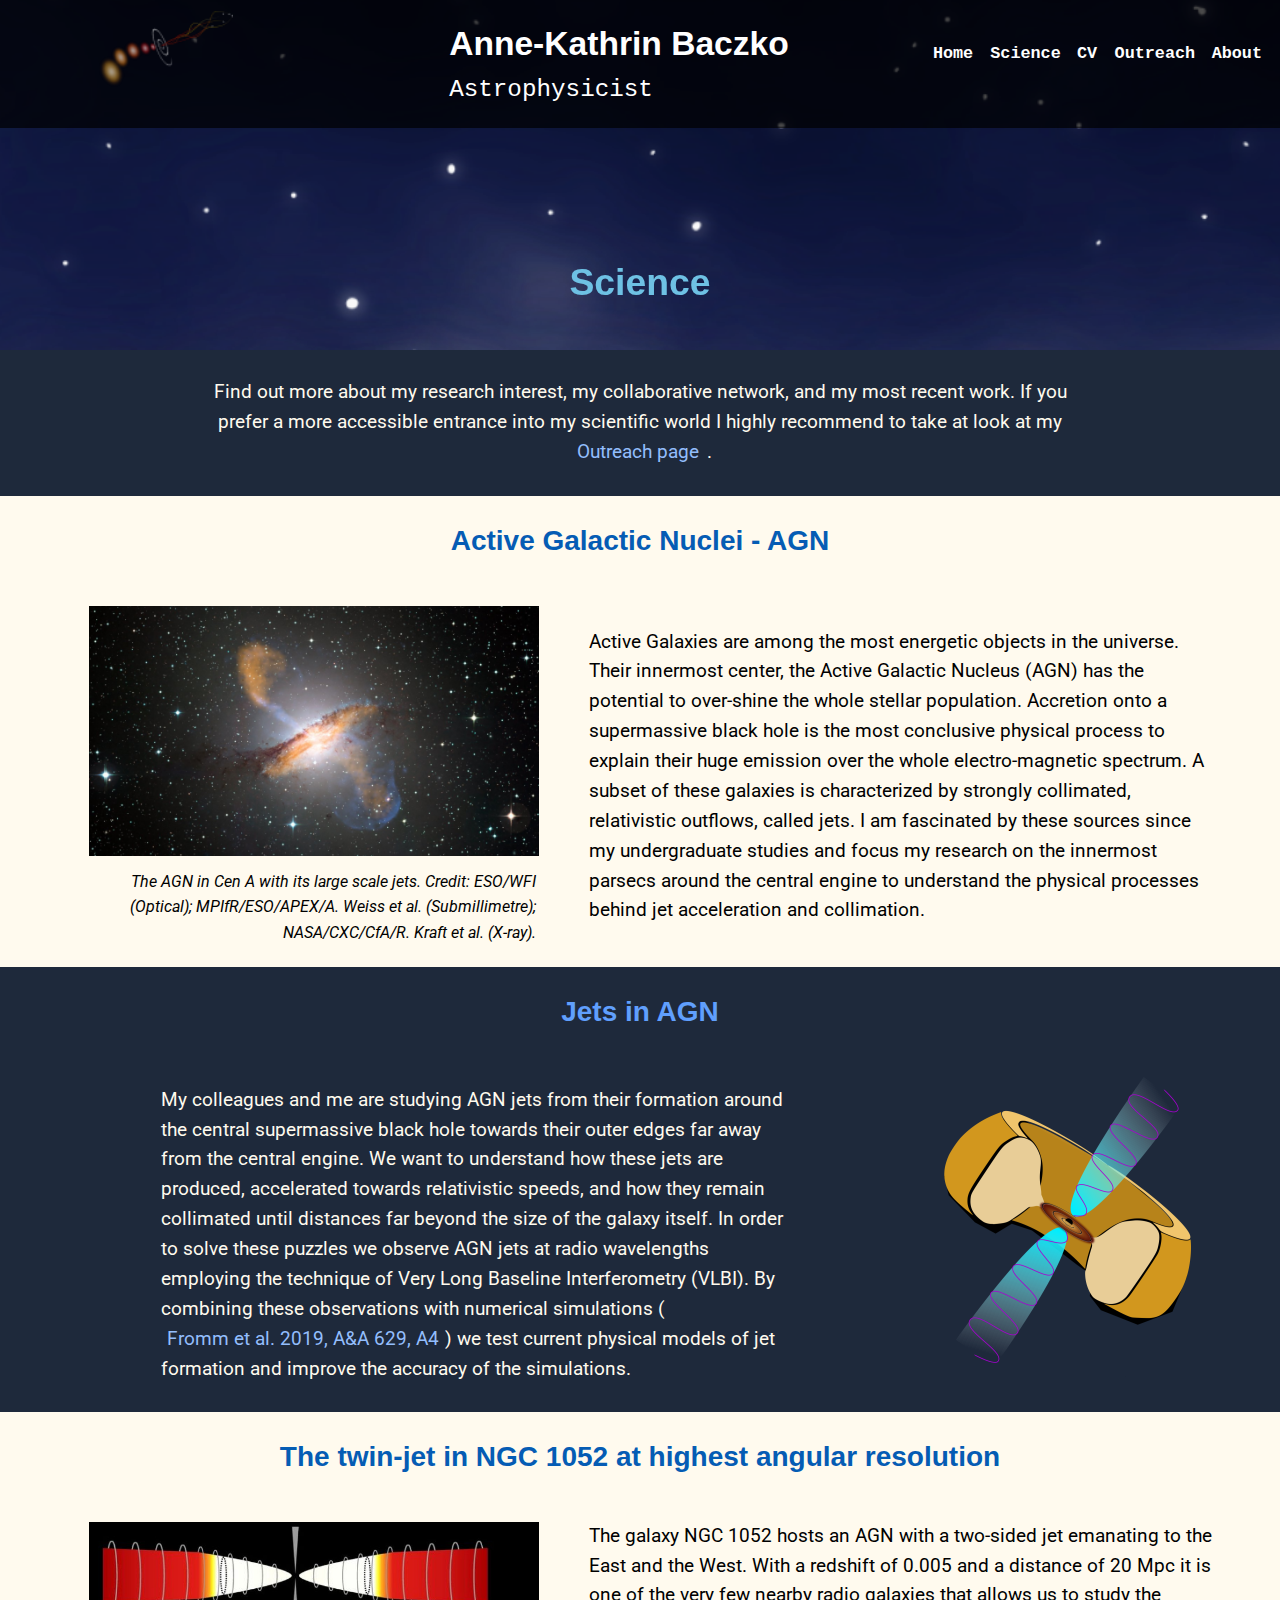
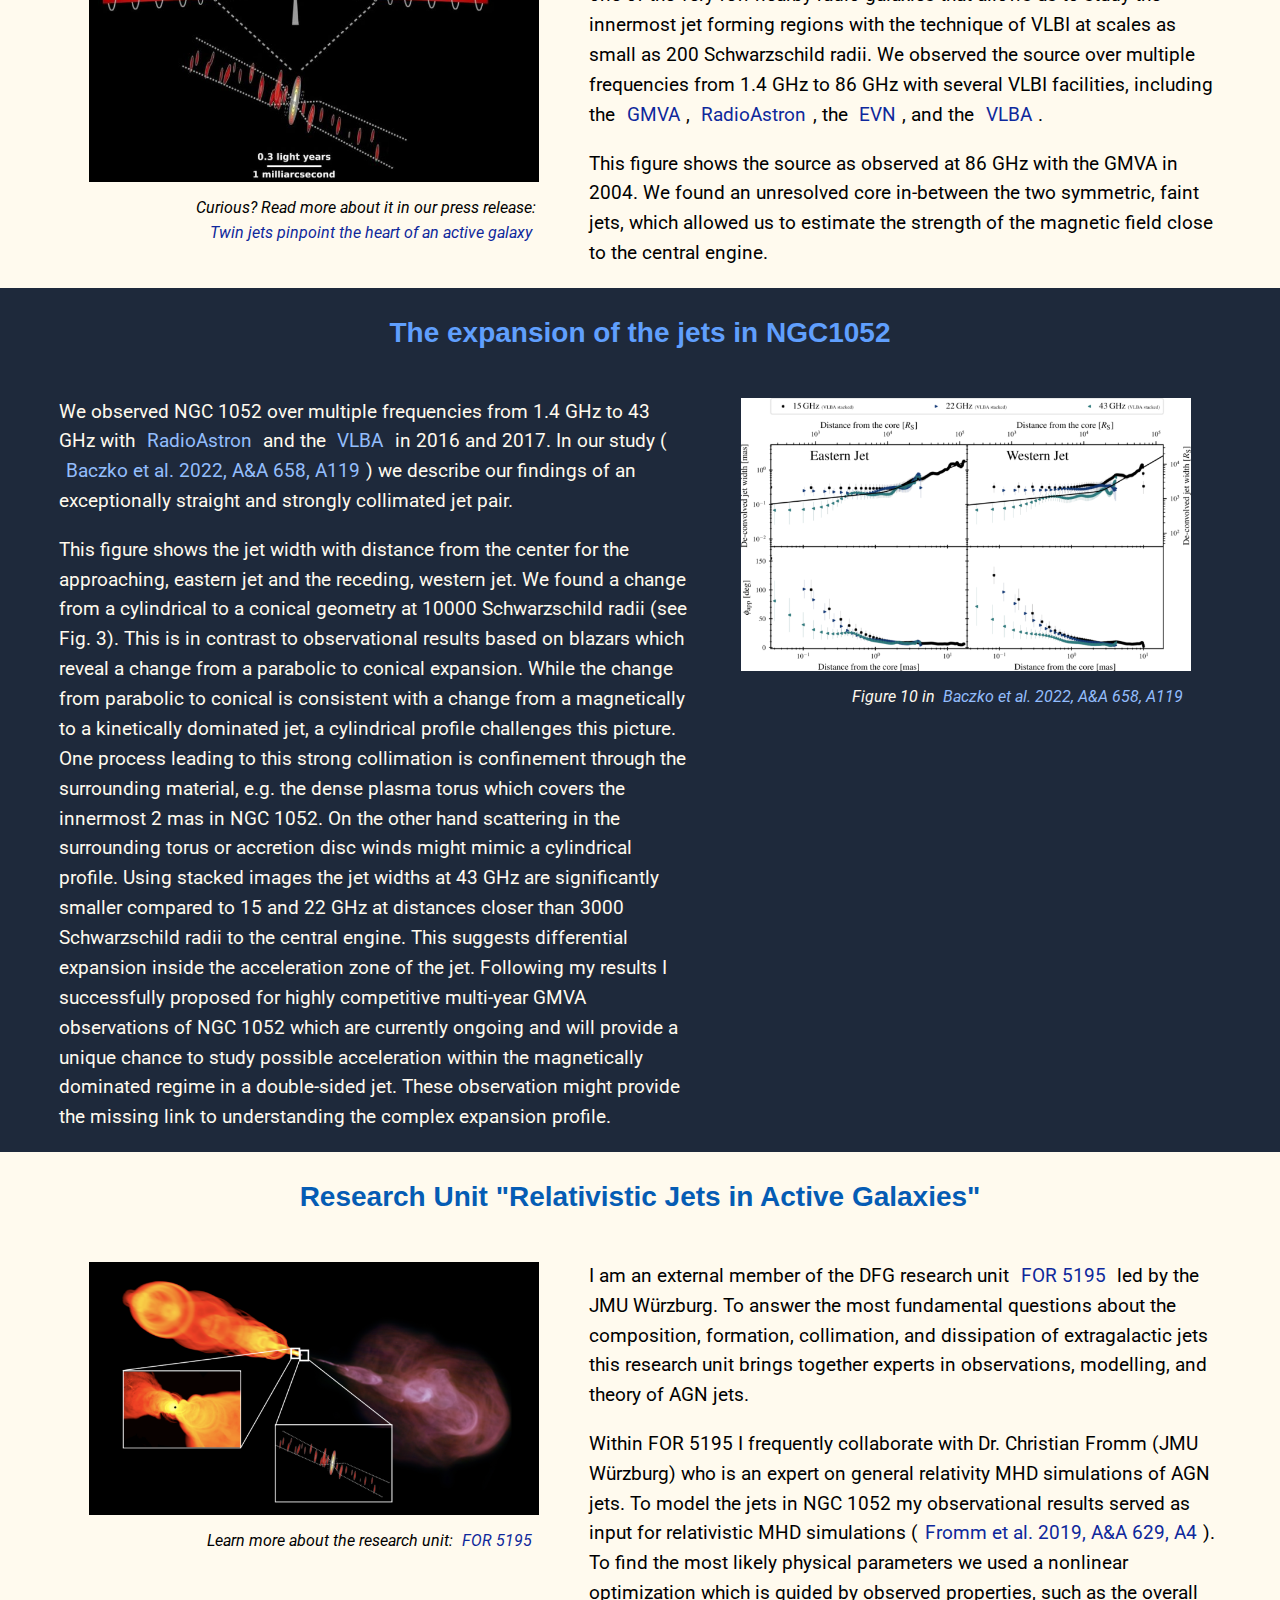
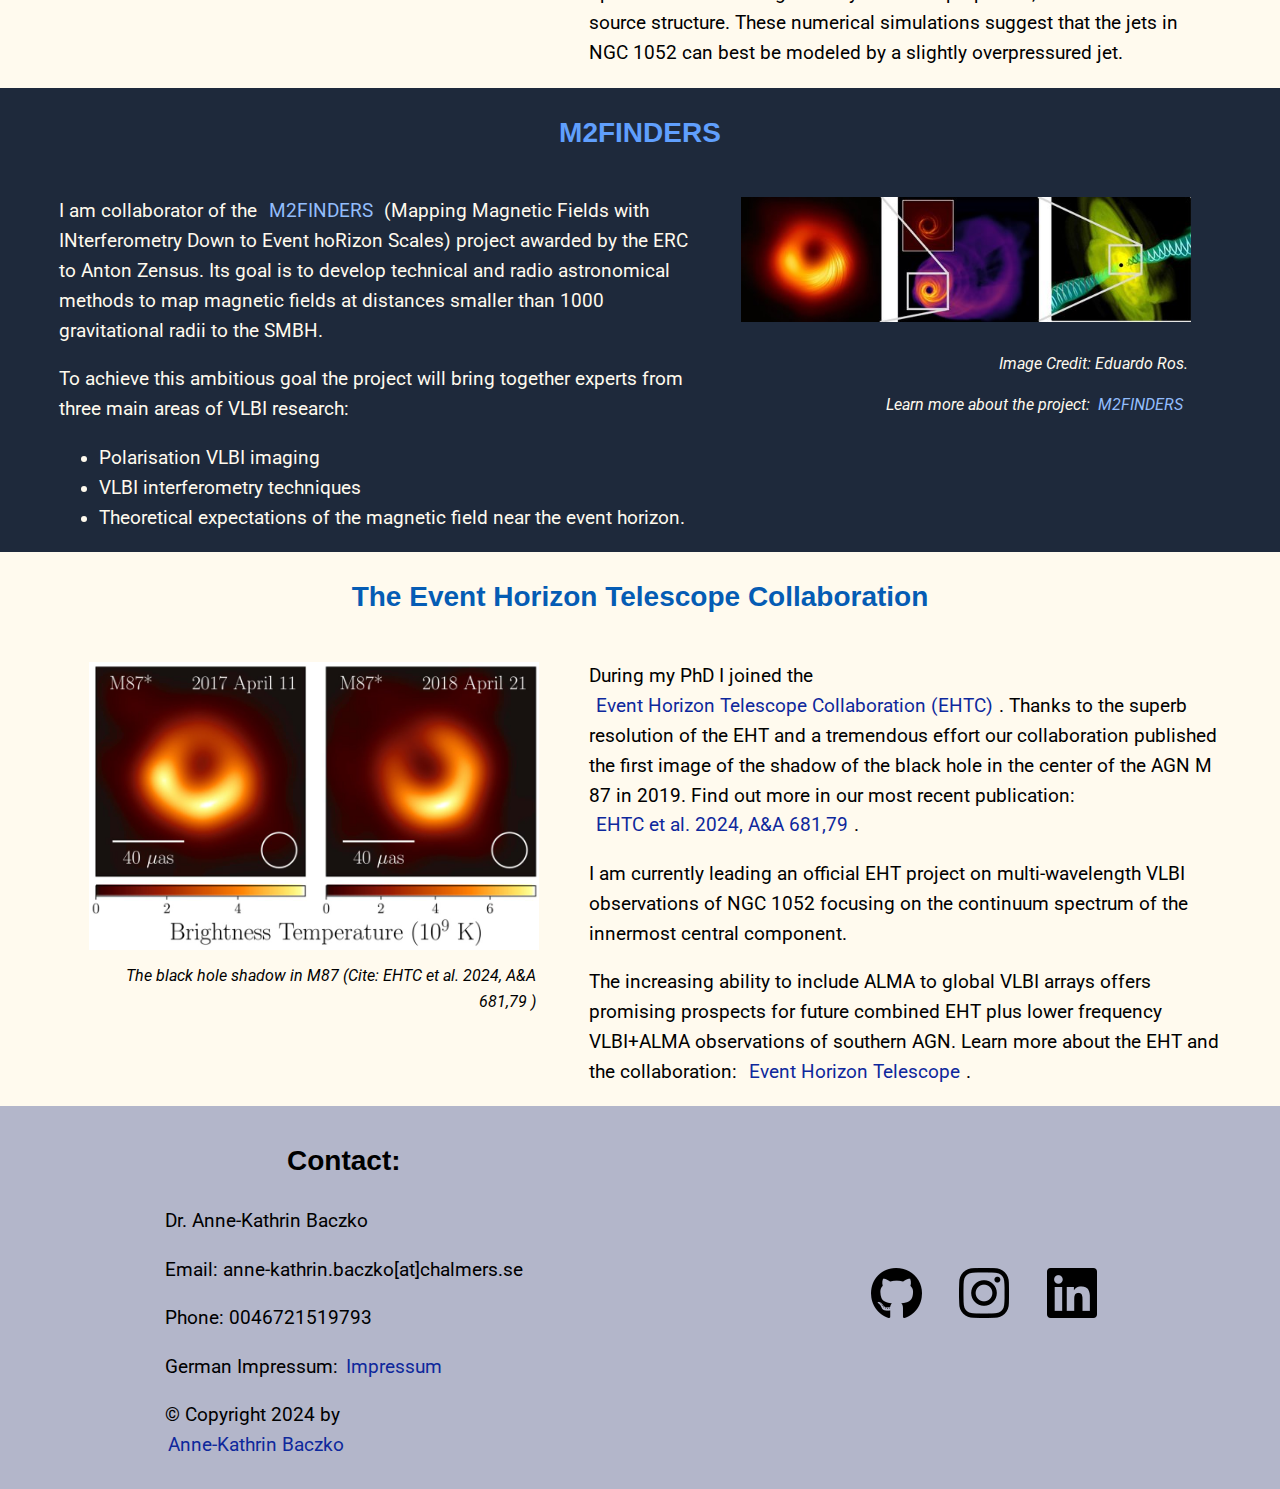
<file: science.html>
<!DOCTYPE html>

<html lang="en-gb">
<head>
  <meta charset="UTF-8" />
	<meta name="viewport" content="width=device-width, initial_scale=1.0" />
	<meta name="color-scheme" content="dark light"/>
	<link rel="stylesheet" type="text/css" href="static/style.css" />
	<link href="https://fonts.googleapis.com/css?family=Roboto+Mono|Roboto+Slab|Roboto:300,400,500,700" rel="stylesheet" />

	
  		<title>Anne-Kathrin Baczko, Astrophysicist - Science</title>
	

  <link rel="icon" type="image/x-icon" href="static/img/Portfolio-Logo.png" />
</head>

<body>
  

  
    <div id ="header-page">
  
		<header>
			<div>
          	<a href="index.html" class="logo"><img src="static/img/Portfolio-Logo.png" alt="logo" style="width:150px"/></a>
        	</div>
       	<div>
          	<h1>Anne-Kathrin Baczko</h1>
          	<p role="doc-subtitle">Astrophysicist</p>
        	</div>
	          <nav>
      <ul>
        
                <li><a href="index.html">Home</a></li>
        
                <li><a href="science.html">Science</a></li>
        
                <li><a href="CV.html">CV</a></li>
        
                <li><a href="outreach.html">Outreach</a></li>
        
                <li><a href="about.html">About</a></li>
        
      </ul>
    </nav>

      </header>
      	
        <div class="page-title">
          
          
          	<h2>Science</h2>
          
        </div>
      
    </div>

	

	<div id="container">
		<div class='summary'>
			<p>Find out more about my research interest, my collaborative network, and my most recent work. If you prefer a more accessible entrance into my scientific world I highly recommend to take at look at my <a href='/outreach'>Outreach page</a>.</p>
		</div>
  		<main>
			<article>
				<h2>Active Galactic Nuclei - AGN</h2>
				<div>
					<figure class="media">
						<img src=static/img/eso0903a_cenA-1024x570.png alt='ESO CenA'/>
						<figcaption class='img-credit'>
						The AGN in Cen A with its large scale jets. Credit: ESO/WFI (Optical); MPIfR/ESO/APEX/A. Weiss et al. (Submillimetre); NASA/CXC/CfA/R. Kraft et al. (X-ray).
					</figcaption>
					</figure>
					<div class="description">
						<p>Active Galaxies are among the most energetic objects in the universe. Their innermost center, the Active Galactic Nucleus (AGN) has the potential to over-shine the whole stellar population. Accretion onto a supermassive black hole is the most conclusive physical process to explain their huge emission over the whole electro-magnetic spectrum. A subset of these galaxies is characterized by strongly collimated, relativistic outflows, called jets. I am fascinated by these sources since my undergraduate studies and focus my research on the innermost parsecs around the central engine to understand the physical processes behind jet acceleration and collimation.</p>
					</div>
				</div>
			</article>
			<article class="dark">
				<h2>Jets in AGN</h2>
				<div>
					<figure class="media item-end">
						<img src=static/img/AGN-sketch.png alt='AGN sketch'/>
						<figcaption class='img-credit'>
				
						</figcaption>
					</figure>
					<div class="description">
						<p>My colleagues and me are studying AGN jets from their formation around the central supermassive black hole towards their outer edges far away from the central engine. We want to understand how these jets are produced, accelerated towards relativistic speeds, and how they remain collimated until distances far beyond the size of the galaxy itself. In order to solve these puzzles we observe AGN jets at radio wavelengths employing the technique of Very Long Baseline Interferometry (VLBI). By combining these observations with numerical simulations (<a href="https://www.aanda.org/articles/aa/full_html/2019/09/aa34724-18/aa34724-18.html">Fromm et al. 2019, A&A 629, A4</a>) we test current physical models of jet formation and improve the accuracy of the simulations.</p>
					</div>
				</div>
			</article>
			<article>
				<h2>The twin-jet in NGC 1052 at highest angular resolution</h2>
				<div>
					<figure class="media">
						<img src=static/img/NGC1052_GMVA_2004.jpg alt='NGC 1052 first GMVA observation'/>
						<figcaption class='img-credit'>
							Curious? Read more about it in our press release: <a href="https://www.mpifr-bonn.mpg.de/pressemeldungen/2016/10">Twin jets pinpoint the heart of an active galaxy</a>
						</figcaption>
					</figure>
					<div class="description">
						<p>The galaxy NGC 1052 hosts an AGN with a two-sided jet emanating to the East and the West. With a redshift of 0.005 and a distance of 20 Mpc it is one of the very few nearby radio galaxies that allows us to study the innermost jet forming regions with the technique of VLBI at scales as small as 200 Schwarzschild radii. We observed the source over multiple frequencies from 1.4 GHz to 86 GHz with several VLBI facilities, including the <a href="https://www3.mpifr-bonn.mpg.de/div/vlbi/globalmm">GMVA</a>, <a href="http://www.asc.rssi.ru/radioastron">RadioAstron</a>, the <a href="https://www.evlbi.org">EVN</a>, and the <a href="https://science.nrao.edu/facilities/vlba">VLBA</a>.</p>
						<P>This figure shows the source as observed at 86 GHz with the GMVA in 2004. We found an unresolved core in-between the two symmetric, faint jets, which allowed us to estimate the strength of the magnetic field close to the central engine.</p>
					</div>
				</div>
			</article>
			<article class="dark">
				<h2>The expansion of the jets in NGC1052</h2>
				<div>
					<figure class="media item-end">
						<img src=static/img/Talk_Ridgeline_stacked.png alt='NGC 1052 collimation profile'/>
						<figcaption class='img-credit'>
							Figure 10 in <a href="https://www.aanda.org/articles/aa/abs/2022/02/aa41897-21/aa41897-21.html">Baczko et al. 2022, A&A 658, A119</a>
						</figcaption>
					</figure>
					<div class="description">
						<p>We observed NGC 1052 over multiple frequencies from 1.4 GHz to 43 GHz with <a href="http://www.asc.rssi.ru/radioastron">RadioAstron</a> and the <a href="https://science.nrao.edu/facilities/vlba">VLBA</a> in 2016 and 2017. In our study (<a href="https://www.aanda.org/articles/aa/abs/2022/02/aa41897-21/aa41897-21.html">Baczko et al. 2022, A&A 658, A119</a>) we describe our findings of an exceptionally straight and strongly collimated jet pair.</p>
						<p>This figure shows the jet width with distance from the center for the approaching, eastern jet and the receding, western jet. We found a change from a cylindrical to a conical geometry at 10000 Schwarzschild radii (see Fig. 3). This is in contrast to observational results based on blazars which reveal a change from a parabolic to conical expansion. While the change from parabolic to conical is consistent with a change from a magnetically to a kinetically dominated jet, a cylindrical profile challenges this picture. One process leading to this strong collimation is confinement through the surrounding material, e.g. the dense plasma torus which covers the innermost 2 mas in NGC 1052. On the other hand scattering in the surrounding torus or accretion disc winds might mimic a cylindrical profile.

				Using stacked images the jet widths at 43 GHz are significantly smaller compared to 15 and 22 GHz at distances closer than 3000 Schwarzschild radii to the central engine. This suggests differential expansion inside the acceleration zone of the jet. Following my results I successfully proposed for highly competitive multi-year GMVA observations of NGC 1052 which are currently ongoing and will provide a unique chance to study possible acceleration within the magnetically dominated regime in a double-sided jet. These observation might provide the missing link to understanding the complex expansion profile.</p>
					</div>
				</div>
			</article>
			<article>
				<h2>Research Unit "Relativistic Jets in Active Galaxies"</h2>
				<div>
					<figure class="media">
						<img src=static/img/FOR5195-logo.png alt='FOR5195'/>
						<figcaption class='img-credit'>
						Learn more about the research unit: <a href="https://www.for5195.uni-wuerzburg.de">FOR 5195</a>
						</figcaption>
					</figure>
					<div class="description">
						<p>I am an external member of the DFG research unit <a href="https://www.for5195.uni-wuerzburg.de">FOR 5195</a> led by the JMU Würzburg. To answer the most fundamental questions about the composition, formation, collimation, and dissipation of extragalactic jets this research unit brings together experts in observations, modelling, and theory of AGN jets.</p>
						<p>Within FOR 5195 I frequently collaborate with Dr. Christian Fromm (JMU Würzburg) who is an expert on general relativity MHD simulations of AGN jets. To model the jets in NGC 1052 my observational results served as input for relativistic MHD simulations (<a href="https://www.aanda.org/articles/aa/full_html/2019/09/aa34724-18/aa34724-18.html">Fromm et al. 2019, A&A 629, A4</a>). To find the most likely physical parameters we used a nonlinear optimization which is guided by observed properties, such as the overall source structure. These numerical simulations suggest that the jets in NGC 1052 can best be modeled by a slightly overpressured jet.</p>
					</div>
				</div>
			</article>
			<article  class="dark">
				<h2>M2FINDERS</h2>
				<div>
					<figure class="media item-end">
						<img src=static/img/M2FINDERS_header.jpg alt='M2FINDERS'/>
						<figcaption class='img-credit'>
						 <p>Image Credit: Eduardo Ros.</p>
						 <p>Learn more about the project: <a href="https://www.mpifr-bonn.mpg.de/m2finders">M2FINDERS</a></p>
						</figcaption>
					</figure>
					<div class="description">
						<p>I am collaborator of the <a href="https://www.mpifr-bonn.mpg.de/m2finders">M2FINDERS</a>  (Mapping Magnetic Fields with INterferometry Down to Event hoRizon Scales) project awarded by the ERC to Anton Zensus. Its goal is to develop technical and radio astronomical methods to map magnetic fields at distances smaller than 1000 gravitational radii to the SMBH.</p>
						<p>To achieve this ambitious goal the project will bring together experts from three main areas of VLBI research:</p>
						<ul>
							<li>Polarisation VLBI imaging</li>
							<li>VLBI interferometry techniques</li>
							<li>Theoretical expectations of the magnetic field near the event horizon.</li>
						</ul>
					</div>
				</div>
			</article>
			<article>
				<h2>The Event Horizon Telescope Collaboration</h2>
				<div>
					<figure class="media">
						<img src=static/img/aa47932-23-fig1.jpg alt='M87 EHT black hole shadow'/>
						<figcaption class='img-credit'>
						The black hole shadow in M87 (Cite: EHTC et al. 2024, A&A 681,79 )						
						</figcaption>
					</figure>
					<div class="description">
						<p>During my PhD I joined the <a href="https://eventhorizontelescope.org">Event Horizon Telescope Collaboration (EHTC)</a>. Thanks to the superb resolution of the EHT and a tremendous effort our collaboration published the first image of the shadow of the black hole in the center of the AGN M 87 in 2019. Find out more in our most recent publication: <a href="https://www.aanda.org/articles/aa/full_html/2024/01/aa47932-23/aa47932-23.html">EHTC et al. 2024, A&A 681,79</a>.</p>
						<p>I am currently leading an official EHT project on multi-wavelength VLBI observations of NGC 1052 focusing on the continuum spectrum of the innermost central component.</p>
						<p>The increasing ability to include ALMA to global VLBI arrays offers promising prospects for future combined EHT plus lower frequency VLBI+ALMA observations of southern AGN. Learn more about the EHT and the collaboration: <a href="https://eventhorizontelescope.org">Event Horizon Telescope</a>.</p>
					</div>
				</div>
			</article>
  		</main>
  	</div>


	
	<footer>
    <div id="footer1">
			<h2>Contact:</h2>
			<p>Dr. Anne-Kathrin Baczko</p>
			<p>Email: anne-kathrin.baczko[at]chalmers.se</p>
      <P>Phone: 0046721519793</p>
      <p>German Impressum: <a href="impressum.html">Impressum</a></p>
			<p>&copy; Copyright 2024 by <a href="about.html">Anne-Kathrin Baczko</a></p>
    </div>
    <div id="footer2">
				<a href="https://github.com/abaczko" class="social"><img src=static/img/icon-github.png alt='GitHub'/></a>
				<a href="https://www.linkedin.com/in/anne-kathrin-baczko-918740213/" class="social"><img src=static/img/icon-instagram.png alt='Instagram'/></a>
				<a href="https://www.instagram.com/akbaczko/" class="social"><img src=static/img/icon-linkedin.png alt='LinkedIn'/></a>
    </div>
	</footer>
	

</body>
</html>
</file>
<file: static/style.css>
html{
  box-sizing: border-box;
}
*,::before,::after{
  box-sizing: inherit;
}

:root {
	--bg-color: #fffaee;
	--bg-color-header: rgba(0,0,0,0.7); /*alpha 70 */
	--bg-color-footer: #b3b6ca;
	--bg-color-dark: #1e293b;
	--bg-color-index-links-shadow: rgba(99,99,99,0.4);
	--bg-color-index-links: rgba(0,0,0,0.7);
	--text-color: #000000;
	--text-color-dark: #fffaee;
	--text-color-cite: #6ec1e4;
	--text-color-title: #055cb4;
	--text-color-title-dark: #609ffd;
	--text-color-link: #0e289c;
	--text-color-link-dark: #93bdfc;
	--text-color-footer: #000000;
	--text-color-accent: #6ec1e4;
	--text-color-nav: #ffffff;
}

html, body, div, img {
  margin: auto;
  padding: 0;
  border: 0;
   /*font-size: 100%;*/
  font-size: 14pt;
}

body{
  line-height: 1; /*no idea for what that is, but it changes something */
/*  display: flex;
  flex-direction:column;*/
  min-height: 100vh;
  /*font-family: Arial, Helvetica, sans-serif;*/
  font-family: "Roboto", "Noto", sans-serif;
  line-height: 1.6;
  margin:0;
  padding:0;
  background-color: var(--bg-color);
  color: var(--text-color);
}

h1,h2,h3{
	text-align:center;
	font-family: "Roboto+Mono", sans-serif;
}


a{
	display: inline-block;
	text-decoration: none;
	color: var(--text-color-link);
	margin: 0 1%;
	/*To delay the change to :hover by 0.25sex */
	transition: all .25s ease-in;
}

img{
	width: 100%;
	height: auto;
}

.img-credit{
	padding:0.2em;
	font-size: 0.85em;
	font-style: italic;
	text-align: right;
}

/* 
--------------------------------------
Settings for header styling
--------------------------------------
*/
#header-index{
	position: relative;
 	height: 350px;
  	background-image: url("img/header-wide-650px.png");
  	background-color: var(--bg-color);
  	background-attachment: fixed;
  	background-position: bottom center;
  	background-repeat: no-repeat;
  	background-size: cover;
  	z-index: 1;
 /* background-size: cover; I need to make a media query, start with mobile and have that image until px 1800.*/
}


#header-page{
	position: relative;
	background-image: url("img/header-wide-650px.png");
	height: 350px;
	background-position: top center;
	background-repeat: no-repeat;
	background-attachment: fixed;
	background-size: cover;
}

#parallax-trees{
	display: none;
	position: absolute;
	background-image: url("img/header-trees.png");
	width: 100vw;
	min-height: 200px;
	height: auto;
	bottom: 0%;
	background-size: cover;
	z-index: 2;
}
.page-title{
	position: absolute;
	bottom: 0;
	color: var(--text-color-cite);
  left: 50%;
  transform: translate3d(-50%,-5%, 0)
}

.page-title h2{
  white-space: nowrap;
  overflow: hidden;
  text-overflow: ellipsis;
}

.page-img{
	display: none;
	position: absolute;
	background-color: var(--bg-color-index-links-shadow);
	left: -150px;
	bottom: 0;
	width: 120px;
	height: auto;
}
.cite{
	position: absolute;
	display:none;
	color: var(--text-color-cite);
	min-width: 15em;
	max-width: 30em;
	font-size: 1.5em;
	top: 30%;
	right: 10%;
	padding: 0.5em;
	float: right;
	text-align: right;
	rotate: 10deg;
}
.citation{
	font-family: "Brush Script MT", "Noto", serif;
	font-style: italic;
	font-weight: bold;
}
.author{
	font-style: normal;
	font-weight: bold;
}

/* 
--------------------------------------
Settings for header and top navigation styling
--------------------------------------
*/

header{
	position: absolute;
	display: flex;
	flex-wrap: wrap;
	width: 100vw;
 	height: 350px;
	background: var(--bg-color-header);
	font-family: "Courier New", "Roboto", sans-serif;
	padding-bottom: 1em;
	overflow: hidden;
	align-content: flex-start;
}

header img{
  	max-width:200px;
  	padding: 5px;
}

header h1{
  	text-align: left;
  	font-size: 1.8em;
  	color: var(--text-color-nav);
  	margin: 0 3vw;
  	padding-top: 0.5em;
  	white-space: nowrap;
  	overflow: hidden;
  	text-overflow: ellipsis;
}

header p{
	font-size: 1.3em;
  	color: var(--text-color-nav);
  	padding-top:0;
  	margin: 0 3vw;
}

nav{
	align-self: center;
	padding: 0 0.5em;
	text-align: center;
	font-size: 0.9em;
}
nav ul{
	display: flex;
	flex-direction: row;
	margin: 0;
	padding: 0 0.1em;
	list-style: none;
}
nav li{
	padding: 0.3em 0.5em;
}
nav a{
	font-weight: bolder;
	color: var(--text-color-nav);
}
nav a:focus,nav a:hover,
nav li[aria-current] a:hover,
nav li[aria-current] a:active{
	text-decoration: underline;
}

/* 
--------------------------------------
Settings for main styling
--------------------------------------
*/  
      
#container{
	flex: 1;
  display: flex;
  flex-direction: column;
	flex-wrap: wrap;
	justify-content: center;
  margin: 0 auto;
  padding: 0;
  background-color: var(--bg-color);
}
#container h2{
	font-size: 1.5em;
	color: var(--text-color-title);
}
#container h3{
	font-size: 1.2em;
}

main{
	margin: 0 auto;
	padding: 0;
	width: 95%;
	display: flex;
	flex-direction: row;
	flex-wrap: wrap;
	width: 100vw;
	justify-content: center;
}
main div{
	min-width: 200px;
	max-width: 1200px;
  padding: 0 0.5em;
}

/* 
--------------------------------------
Settings for index page styling
--------------------------------------
*/

main.index div{
	min-width: 200px;
	max-width: 800px;
}

main.index div.news{
	max-width: 100vw;
	display: flex;
	justify-content: center;
	width: 100vw;
	padding:10px;
}

div.news article{
	border: 5px solid rgba(0,0,0,0.6);
	border-radius: 5px;
	margin: 0;
	min-width: 200px;
	max-width: 800px;
	background-color:var(--bg-color-index-links-shadow);
}

main.index > aside{
	margin-top: 20px;
}

main.index > aside img{
	max-width: 450px;
	min-width: 300px;
	height: auto;
}

/* Links on the bottom of index site below main container*/
.index-links{
	display: flex;
	flex-wrap: wrap;
	flex-direction: row;
	justify-content: center; 
	width: 100vw;
	padding: 10px;
}

.index-links span{
	text-align: center;
	justify-content: center;
	margin: 5px;
	padding: 10px;
	width: 150px;
	height: auto;
}
.index-links a{
	display: block;
}
.index-links span img{
	width: 120px;
}
.index-links span p{
	text-align: center;
	color: var(--text-color-dark);
}
/* 
--------------------------------------
Settings for other pages
--------------------------------------
*/

.aboutme > img{
  max-width: 300px;
}
.summary{
	background-color: var(--bg-color-dark);
	color: var(--text-color-dark);
	padding: 0.5em;
	width: 100vw;
	text-align: center;
}
.summary p{
	max-width:900px;
	margin: auto;
	padding: 1em;
}
.summary a{
	color: var(--text-color-link-dark);
}

article{
	width: 100vw;
	margin: auto;
}
article > div{
	display: flex;
	flex-direction: row;
	flex-wrap: wrap;
	margin: auto;
	justify-content: center;
}

article .description{
	max-width: 650px;
}
article .media {
	max-width: 450px;
	min-width: 200px;
	height: auto;
}

.dark{
	position: relative;
	background-image: url("img/header-short-1124px.png");
	background-color: var(--bg-color-dark);
	height: auto;
	background-position: top center;
	background-repeat: no-repeat;
	background-attachment: fixed;
	background-size: cover;
	color: var(--text-color-dark);
}

.dark h2, h3{
	color: var(--text-color-title-dark);
}

.dark a{
	color: var(--text-color-link-dark);
}
#container .dark h2, h3{
	color: var(--text-color-title-dark);
}


/* 
--------------------------------------
Settings for footer styling
--------------------------------------
*/

footer{
	display: flex;
	flex-direction: row;
	flex-wrap: wrap;
	gap: 1em;
	justify-content: space-around; 
	min-height: 5em;
	padding: 0.5em;
	background: var(--bg-color-footer);
	color: var(text-color-footer);
}
footer a{
	color: var(--text-color-link);
}

#footer1{
	text-align: left;
}

#footer2{
	display: flex;
	flex-direction: row;
	justify-content: flex-end; 
	text-align: right;
}
#footer2 a{
	margin: 1em;
}

/* 
--------------------------------------
Settings for movie galery
--------------------------------------
*/
.movie-gallery{
	display: flex;
	flex-direction:row;
	flex-wrap: wrap;
	width: 100vw;
	justify-content: center;
	margin: auto;
}

.movie{
	border: 5px solid rgba(0,0,0,0.6);
	border-radius: 5px;
	max-width: 400px;
	margin: 0.5em;
   padding: 0.5em;
	background-color:var(--bg-color-index-links-shadow);
}

.youtube-media{
	position: relative;
	padding-bottom: 56.25%;
	width: 100%;
}
.youtube-media iframe{
	position: absolute;
	top: 0;
	left: 0;
	width: 100%;
	height: 100%;
}

/* 
--------------------------------------
Settings for media query
--------------------------------------
*/

@media screen and (min-width: 768px){
	header{
		 height: auto;	
	}
	.cite{
		display:inline;
	}
	#header-index{
 		height: 650px;
 		background-size:cover;
 		background-position: bottom center;
	}
	#parallax-trees{
		display: block;
	}
	.page-img{
		display: block;
	}
	.index-links span{
		width: 250px;
		height: auto;
	}
	.index-links span img{
		width: 100%;
	}
	.page-title h2{
		font-size: 2em;
	}
}

@media screen and (min-width: 1100px){
	.item-end{
		order: 1;
	}
	.page-img{
		display: block;
		left: -200px;
		width: 150px;
	}
}
</file>
